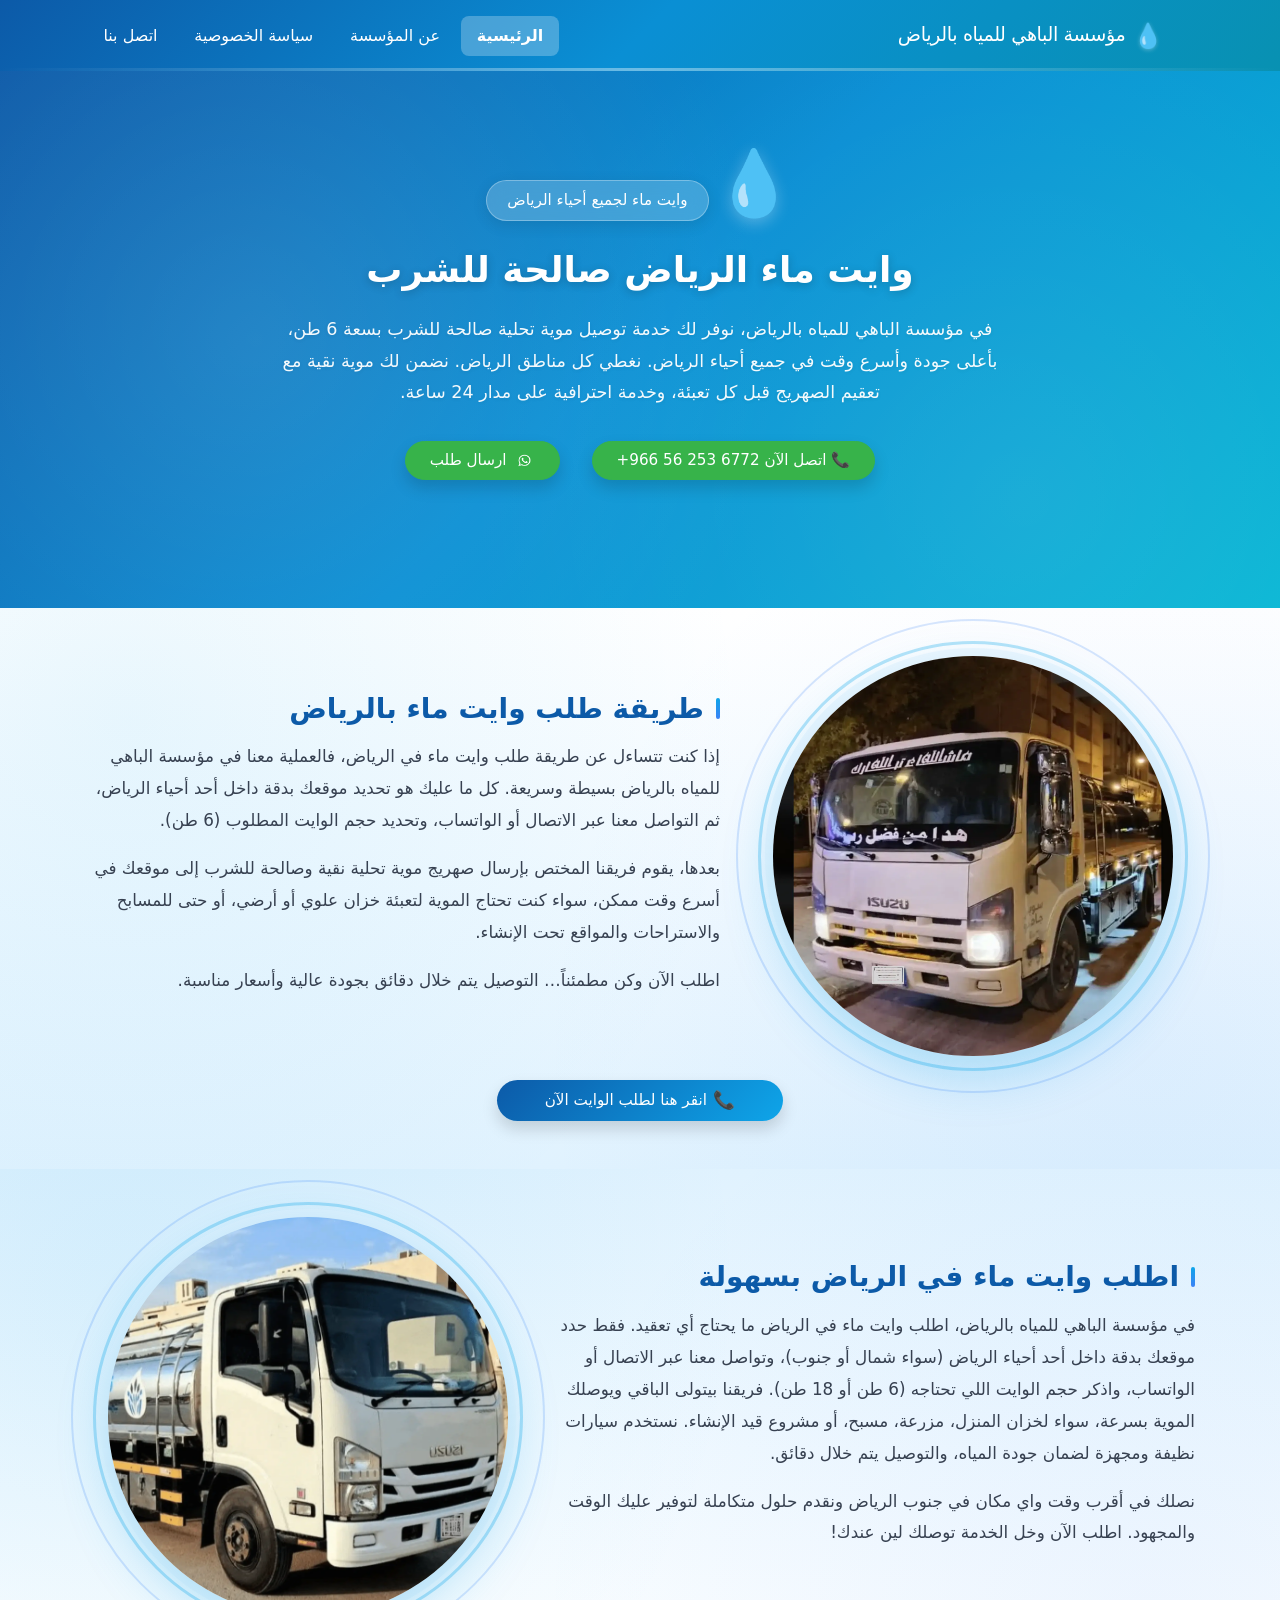
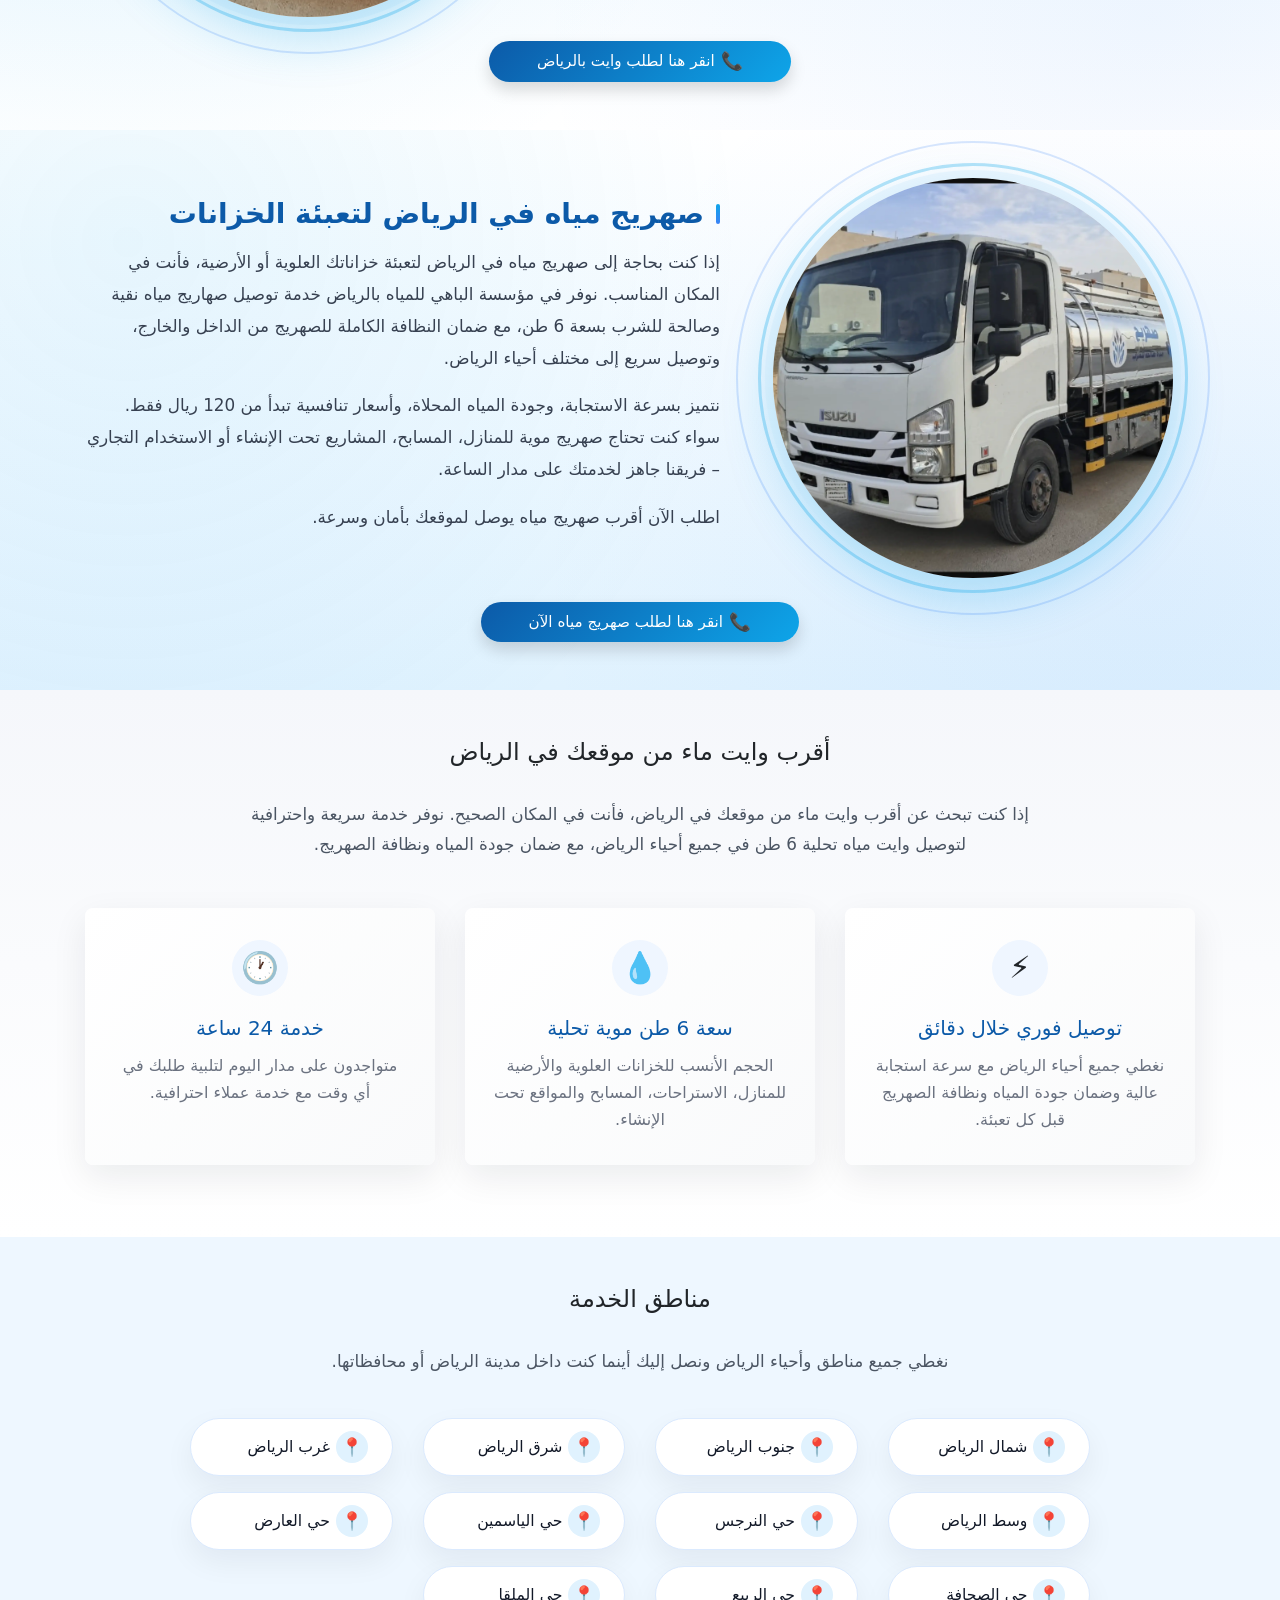
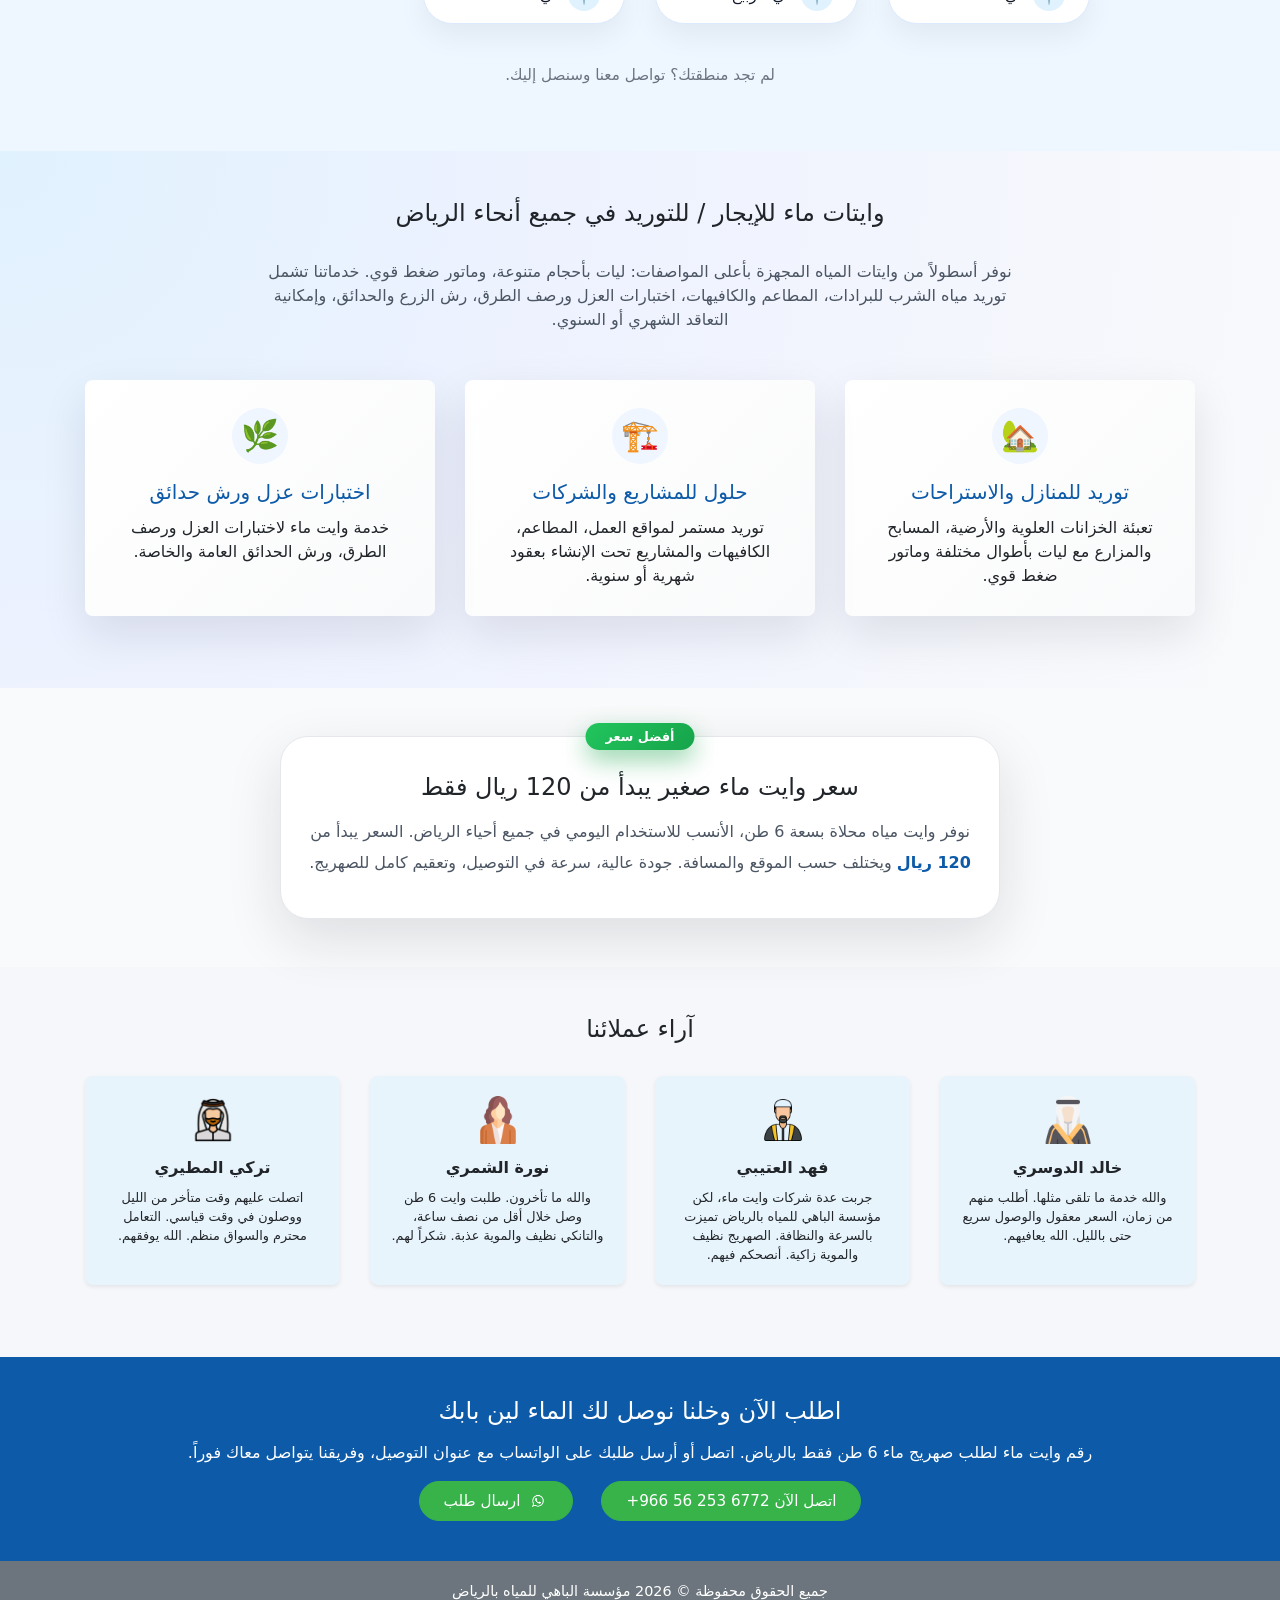
<file: index.html>
<!DOCTYPE html>
<html lang="ar" dir="rtl">
<head>
    <meta charset="UTF-8">
    <meta name="viewport" content="width=device-width, initial-scale=1">
    <title>وايت ماء الرياض صالحة للشرب | توصيل لجميع أحياء الرياض - مؤسسة الباهي للمياه بالرياض</title>
    <meta name="description" content="وايت ماء الرياض: توصيل موية تحلية 6 طن صالحة للشرب من 120 ريال. شمال وجنوب وشرق وغرب الرياض، تعبئة خزانات، خدمة 24 ساعة. اتصل أو واتساب +966 56 253 6772">
    <meta name="keywords" content="وايت ماء الرياض، صهريج مياه الرياض، توصيل مياه تحلية، وايت 6 طن، تعبئة خزانات، شمال الرياض، جنوب الرياض، شرق الرياض، غرب الرياض، وايت ماء شمال الرياض، مؤسسة الباهي للمياه">
    <meta name="robots" content="index, follow">
    <meta name="author" content="مؤسسة الباهي للمياه بالرياض">
    <link rel="canonical" href="https://www.riyadhwater.com/index.html">
    <!-- Open Graph -->
    <meta property="og:type" content="website">
    <meta property="og:url" content="https://www.riyadhwater.com/index.html">
    <meta property="og:title" content="وايت ماء الرياض صالحة للشرب | مؤسسة الباهي للمياه بالرياض">
    <meta property="og:description" content="توصيل وايت مياه تحلية 6 طن لجميع أحياء الرياض. سعر من 120 ريال، خدمة 24 ساعة. اتصل +966 56 253 6772">
    <meta property="og:image" content="https://www.riyadhwater.com/img/car.png">
    <meta property="og:image:width" content="1200">
    <meta property="og:image:height" content="630">
    <meta property="og:locale" content="ar_SA">
    <meta property="og:site_name" content="مؤسسة الباهي للمياه بالرياض">
    <meta name="theme-color" content="#0c5aa8">
    <meta name="geo.region" content="SA-01">
    <!-- Twitter Card -->
    <meta name="twitter:card" content="summary_large_image">
    <meta name="twitter:title" content="وايت ماء الرياض | مؤسسة الباهي للمياه بالرياض">
    <meta name="twitter:description" content="توصيل وايت مياه 6 طن لجميع أحياء الرياض. خدمة 24 ساعة. اتصل +966 56 253 6772">
    <meta name="twitter:image" content="https://www.riyadhwater.com/img/car.png">
    <link rel="stylesheet" href="./css/bootstrap.min.css">
    <link rel="stylesheet" href="./css/main.css">
    <script type="application/ld+json">
    {
        "@context": "https://schema.org",
        "@type": "LocalBusiness",
        "name": "مؤسسة الباهي للمياه بالرياض",
        "description": "توصيل وايت ماء تحلية صالحة للشرب 6 طن في جميع أحياء الرياض. تعبئة خزانات، خدمة 24 ساعة.",
        "url": "https://www.riyadhwater.com",
        "telephone": "+966562536772",
        "priceRange": "120 ريال",
        "address": {
            "@type": "PostalAddress",
            "addressLocality": "الرياض",
            "addressRegion": "منطقة الرياض",
            "addressCountry": "SA"
        },
        "areaServed": {
            "@type": "City",
            "name": "الرياض",
            "containedInPlace": { "@type": "Country", "name": "المملكة العربية السعودية" }
        },
        "openingHours": "Mo-Su 00:00-23:59",
        "image": ["https://www.riyadhwater.com/img/car.png", "https://www.riyadhwater.com/img/car_two.png", "https://www.riyadhwater.com/img/car_three.png"],
        "contactPoint": {
            "@type": "ContactPoint",
            "telephone": "+966562536772",
            "contactType": "customer service",
            "areaServed": "SA",
            "availableLanguage": "Arabic",
            "hoursAvailable": { "@type": "OpeningHoursSpecification", "dayOfWeek": ["Monday", "Tuesday", "Wednesday", "Thursday", "Friday", "Saturday", "Sunday"], "opens": "00:00", "closes": "23:59" }
        }
    }
    </script>
    <script type="application/ld+json">
    {
        "@context": "https://schema.org",
        "@type": "WebSite",
        "name": "مؤسسة الباهي للمياه بالرياض",
        "url": "https://www.riyadhwater.com",
        "inLanguage": "ar",
        "publisher": { "@type": "Organization", "name": "مؤسسة الباهي للمياه بالرياض", "url": "https://www.riyadhwater.com" }
    }
    </script>
</head>
<body>
    <a href="#main-content" class="skip-link">انتقل إلى المحتوى الرئيسي</a>
    <nav class="navbar navbar-expand-lg navbar-dark navbar-waiet navbar-waiet-modern">
        <div class="navbar-water-line"></div>
        <div class="container">
            <a class="navbar-brand navbar-brand-modern" href="./index.html">
                <span class="navbar-brand-icon">💧</span>
                مؤسسة الباهي للمياه بالرياض
            </a>
            <button class="navbar-toggler navbar-toggler-modern" type="button" data-toggle="collapse" data-target="#navbarNav" aria-controls="navbarNav" aria-expanded="false" aria-label="القائمة">
                <span class="navbar-toggler-icon"></span>
            </button>
            <div class="collapse navbar-collapse" id="navbarNav">
                <ul class="navbar-nav mr-auto navbar-nav-modern">
                    <li class="nav-item active">
                        <a class="nav-link" href="./index.html" aria-current="page">الرئيسية</a>
                    </li>
                    <li class="nav-item">
                        <a class="nav-link" href="./about.html">عن المؤسسة</a>
                    </li>
                    <li class="nav-item">
                        <a class="nav-link" href="./privacy.html">سياسة الخصوصية</a>
                    </li>
                    <li class="nav-item">
                        <a class="nav-link" href="./contact.html">اتصل بنا</a>
                    </li>
                </ul>
            </div>
        </div>
    </nav>

    <main id="main-content">
        <section class="hero" aria-label="القسم الرئيسي">
            <div class="hero-water-overlay"></div>
            <div class="hero-water-waves">
                <svg class="hero-wave" xmlns="http://www.w3.org/2000/svg" viewBox="0 0 1440 120" preserveAspectRatio="none">
                    <path fill="#ffffff" d="M0,60 C240,20 480,100 720,60 C960,20 1200,100 1440,60 L1440,120 L0,120 Z"></path>
                </svg>
                <svg class="hero-wave hero-wave-2" xmlns="http://www.w3.org/2000/svg" viewBox="0 0 1440 120" preserveAspectRatio="none">
                    <path fill="rgba(255,255,255,0.3)" d="M0,80 C240,40 480,120 720,80 C960,40 1200,120 1440,80 L1440,120 L0,120 Z"></path>
                </svg>
            </div>
            <div class="container text-center hero-content">
                <div class="hero-water-icon">💧</div>
                <p class="hero-badge">وايت ماء لجميع أحياء الرياض</p>
                <h1 class="hero-title">وايت ماء الرياض صالحة للشرب</h1>
                <p class="hero-subtitle">في مؤسسة الباهي للمياه بالرياض، نوفر لك خدمة توصيل موية تحلية صالحة للشرب بسعة 6 طن، بأعلى جودة وأسرع وقت في جميع أحياء الرياض. نغطي كل مناطق الرياض. نضمن لك موية نقية مع تعقيم الصهريج قبل كل تعبئة، وخدمة احترافية على مدار 24 ساعة.</p>
                <div class="hero-buttons">
                    <a class="btn btn-dark-blue btn-lg px-4 rounded-pill shadow btn-throb" href="tel:+966562536772">
                        📞 اتصل الآن
                        <span dir="ltr">+966 56 253 6772</span>
                    </a>
                    <a class="btn btn-whatsapp btn-lg px-4 rounded-pill shadow btn-throb mr-3" href="https://api.whatsapp.com/send/?phone=966562536772&text=السلام%20عليكم%20أريد%20طلب%20وايت%20ماء%206%20طن" target="_blank" rel="noopener"><img class="wa-icon" src="./img/whatsApp.png" alt="واتساب" loading="lazy"> ارسال طلب</a>
                </div>
            </div>
        </section>

        <!-- Article + image section -->
        <section class="section article-section article-section-water">
            <div class="article-water-bg"></div>
            <div class="container">
                <div class="row align-items-center">
                    <div class="col-lg-5 mb-4 mb-lg-0 text-center">
                        <div class="article-image-wrapper mx-auto">
                            <div class="article-water-ring"></div>
                            <picture>
                                <source srcset="./img/car.webp" type="image/webp">
                                <img src="./img/car.png" alt="وايت ماء 6 طن - توصيل مياه تحلية صالحة للشرب لجميع أحياء الرياض" class="img-fluid article-image-main" loading="lazy">
                            </picture>
                        </div>
                    </div>
                    <div class="col-lg-7">
                        <h2 class="article-title">طريقة طلب وايت ماء بالرياض</h2>
                        <p class="article-text">
                            إذا كنت تتساءل عن طريقة طلب وايت ماء في الرياض، فالعملية معنا في مؤسسة الباهي للمياه بالرياض بسيطة وسريعة. كل ما عليك هو تحديد موقعك بدقة داخل أحد أحياء الرياض، ثم التواصل معنا عبر الاتصال أو الواتساب، وتحديد حجم الوايت المطلوب (6 طن).
                        </p>
                        <p class="article-text">
                            بعدها، يقوم فريقنا المختص بإرسال صهريج موية تحلية نقية وصالحة للشرب إلى موقعك في أسرع وقت ممكن، سواء كنت تحتاج الموية لتعبئة خزان علوي أو أرضي، أو حتى للمسابح والاستراحات والمواقع تحت الإنشاء.
                        </p>
                        <p class="article-text mb-4">
                            اطلب الآن وكن مطمئناً… التوصيل يتم خلال دقائق بجودة عالية وأسعار مناسبة.
                        </p>
                    </div>
                </div>
                <div class="text-center mt-4">
                    <a class="btn btn-article-call btn-lg px-5 rounded-pill shadow btn-throb" href="tel:+966562536772">
                        <span class="btn-article-icon" aria-hidden="true">📞</span>
                        انقر هنا لطلب الوايت الآن
                    </a>
                </div>
            </div>
        </section>

        <!-- Second article + image section -->
        <section class="section article-section article-section-water-alt">
            <div class="article-water-bg"></div>
            <div class="container">
                <div class="row align-items-center flex-lg-row-reverse">
                    <div class="col-lg-5 mb-4 mb-lg-0 text-center">
                        <div class="article-image-wrapper mx-auto">
                            <div class="article-water-ring"></div>
                            <picture>
                                <source srcset="./img/car_two.webp" type="image/webp">
                                <img src="./img/car_two.png" alt="وايت ماء جنوب الرياض - صهريج مياه 6 طن توصيل سريع" class="img-fluid article-image-main" loading="lazy">
                            </picture>
                        </div>
                    </div>
                    <div class="col-lg-7">
                        <h2 class="article-title">اطلب وايت ماء في الرياض بسهولة</h2>
                        <p class="article-text">
                            في مؤسسة الباهي للمياه بالرياض، اطلب وايت ماء في الرياض ما يحتاج أي تعقيد. فقط حدد موقعك بدقة داخل أحد أحياء الرياض (سواء شمال أو جنوب)، وتواصل معنا عبر الاتصال أو الواتساب، واذكر حجم الوايت اللي تحتاجه (6 طن أو 18 طن). فريقنا بيتولى الباقي ويوصلك الموية بسرعة، سواء لخزان المنزل، مزرعة، مسبح، أو مشروع قيد الإنشاء. نستخدم سيارات نظيفة ومجهزة لضمان جودة المياه، والتوصيل يتم خلال دقائق.
                        </p>
                        <p class="article-text mb-4">
                            نصلك في أقرب وقت واي مكان في جنوب الرياض ونقدم حلول متكاملة لتوفير عليك الوقت والمجهود. اطلب الآن وخل الخدمة توصلك لين عندك!
                        </p>
                    </div>
                </div>
                <div class="text-center mt-4">
                    <a class="btn btn-article-call btn-lg px-5 rounded-pill shadow btn-throb" href="tel:+966562536772">
                        <span class="btn-article-icon" aria-hidden="true">📞</span>
                        انقر هنا لطلب وايت بالرياض
                    </a>
                </div>
            </div>
        </section>

        <!-- Third article + image section -->
        <section class="section article-section article-section-water">
            <div class="article-water-bg"></div>
            <div class="container">
                <div class="row align-items-center">
                    <div class="col-lg-5 mb-4 mb-lg-0 text-center">
                        <div class="article-image-wrapper mx-auto">
                            <div class="article-water-ring"></div>
                            <picture>
                                <source srcset="./img/car_three.webp" type="image/webp">
                                <img src="./img/car_three.png" alt="وايت ماء 6 طن - توصيل صهريج مياه لجميع أحياء الرياض - مؤسسة الباهي للمياه بالرياض" class="img-fluid article-image-main" loading="lazy">
                            </picture>
                        </div>
                    </div>
                    <div class="col-lg-7">
                        <h2 class="article-title">صهريج مياه في الرياض لتعبئة الخزانات</h2>
                        <p class="article-text">
                            إذا كنت بحاجة إلى صهريج مياه في الرياض لتعبئة خزاناتك العلوية أو الأرضية، فأنت في المكان المناسب. نوفر في مؤسسة الباهي للمياه بالرياض خدمة توصيل صهاريج مياه نقية وصالحة للشرب بسعة 6 طن، مع ضمان النظافة الكاملة للصهريج من الداخل والخارج، وتوصيل سريع إلى مختلف أحياء الرياض.
                        </p>
                        <p class="article-text">
                            نتميز بسرعة الاستجابة، وجودة المياه المحلاة، وأسعار تنافسية تبدأ من 120 ريال فقط. سواء كنت تحتاج صهريج موية للمنازل، المسابح، المشاريع تحت الإنشاء أو الاستخدام التجاري – فريقنا جاهز لخدمتك على مدار الساعة.
                        </p>
                        <p class="article-text mb-4">
                            اطلب الآن أقرب صهريج مياه يوصل لموقعك بأمان وسرعة.
                        </p>
                    </div>
                </div>
                <div class="text-center mt-4">
                    <a class="btn btn-article-call btn-lg px-5 rounded-pill shadow btn-throb" href="tel:+966562536772">
                        <span class="btn-article-icon" aria-hidden="true">📞</span>
                        انقر هنا لطلب صهريج مياه الآن
                    </a>
                </div>
            </div>
        </section>

        <section class="section section-alt nearest-waiet-section">
            <div class="container">
                <h2 class="section-title">أقرب وايت ماء من موقعك في الرياض</h2>
                <p class="text-center mb-5 nearest-waiet-intro">إذا كنت تبحث عن أقرب وايت ماء من موقعك في الرياض، فأنت في المكان الصحيح. نوفر خدمة سريعة واحترافية لتوصيل وايت مياه تحلية 6 طن في جميع أحياء الرياض، مع ضمان جودة المياه ونظافة الصهريج.</p>
                <div class="row">
                    <div class="col-md-4 mb-4">
                        <div class="card h-100 nearest-waiet-card">
                            <div class="nearest-waiet-icon">⚡</div>
                            <h3 class="card-title h5">توصيل فوري خلال دقائق</h3>
                            <p class="card-text">نغطي جميع أحياء الرياض مع سرعة استجابة عالية وضمان جودة المياه ونظافة الصهريج قبل كل تعبئة.</p>
                        </div>
                    </div>
                    <div class="col-md-4 mb-4">
                        <div class="card h-100 nearest-waiet-card">
                            <div class="nearest-waiet-icon">💧</div>
                            <h3 class="card-title h5">سعة 6 طن موية تحلية</h3>
                            <p class="card-text">الحجم الأنسب للخزانات العلوية والأرضية للمنازل، الاستراحات، المسابح والمواقع تحت الإنشاء.</p>
                        </div>
                    </div>
                    <div class="col-md-4 mb-4">
                        <div class="card h-100 nearest-waiet-card">
                            <div class="nearest-waiet-icon">🕐</div>
                            <h3 class="card-title h5">خدمة 24 ساعة</h3>
                            <p class="card-text">متواجدون على مدار اليوم لتلبية طلبك في أي وقت مع خدمة عملاء احترافية.</p>
                        </div>
                    </div>
                </div>
            </div>
        </section>

        <section class="section service-areas-section">
            <div class="container">
                <h2 class="section-title">مناطق الخدمة</h2>
                <p class="service-areas-intro">
                    نغطي جميع مناطق وأحياء الرياض ونصل إليك أينما كنت داخل مدينة الرياض أو محافظاتها.
                </p>

                <div class="service-areas-grid">
                    <div class="row">
                        <div class="col-md-6 col-lg-3">
                            <div class="service-area-card">
                                <span class="service-area-icon">📍</span>
                                <span class="service-area-name">شمال الرياض</span>
                            </div>
                        </div>
                        <div class="col-md-6 col-lg-3">
                            <div class="service-area-card">
                                <span class="service-area-icon">📍</span>
                                <span class="service-area-name">جنوب الرياض</span>
                            </div>
                        </div>
                        <div class="col-md-6 col-lg-3">
                            <div class="service-area-card">
                                <span class="service-area-icon">📍</span>
                                <span class="service-area-name">شرق الرياض</span>
                            </div>
                        </div>
                        <div class="col-md-6 col-lg-3">
                            <div class="service-area-card">
                                <span class="service-area-icon">📍</span>
                                <span class="service-area-name">غرب الرياض</span>
                            </div>
                        </div>

                        <div class="col-md-6 col-lg-3">
                            <div class="service-area-card">
                                <span class="service-area-icon">📍</span>
                                <span class="service-area-name">وسط الرياض</span>
                            </div>
                        </div>
                        <div class="col-md-6 col-lg-3">
                            <div class="service-area-card">
                                <span class="service-area-icon">📍</span>
                                <span class="service-area-name">حي النرجس</span>
                            </div>
                        </div>
                        <div class="col-md-6 col-lg-3">
                            <div class="service-area-card">
                                <span class="service-area-icon">📍</span>
                                <span class="service-area-name">حي الياسمين</span>
                            </div>
                        </div>
                        <div class="col-md-6 col-lg-3">
                            <div class="service-area-card">
                                <span class="service-area-icon">📍</span>
                                <span class="service-area-name">حي العارض</span>
                            </div>
                        </div>

                        <div class="col-md-6 col-lg-3">
                            <div class="service-area-card">
                                <span class="service-area-icon">📍</span>
                                <span class="service-area-name">حي الصحافة</span>
                            </div>
                        </div>
                        <div class="col-md-6 col-lg-3">
                            <div class="service-area-card">
                                <span class="service-area-icon">📍</span>
                                <span class="service-area-name">حي الربيع</span>
                            </div>
                        </div>
                        <div class="col-md-6 col-lg-3">
                            <div class="service-area-card">
                                <span class="service-area-icon">📍</span>
                                <span class="service-area-name">حي الملقا</span>
                            </div>
                        </div>
                    </div>
                </div>

                <p class="service-areas-note text-center mt-4">
                    لم تجد منطقتك؟ تواصل معنا وسنصل إليك.
                </p>
            </div>
        </section>

        <section class="section section-alt features-section">
            <div class="container">
                <h2 class="section-title">وايتات ماء للإيجار / للتوريد في جميع أنحاء الرياض</h2>
                <p class="text-center mb-5 features-intro">
                    نوفر أسطولاً من وايتات المياه المجهزة بأعلى المواصفات: ليات بأحجام متنوعة، وماتور ضغط قوي. خدماتنا تشمل توريد مياه الشرب للبرادات، المطاعم والكافيهات، اختبارات العزل ورصف الطرق، رش الزرع والحدائق، وإمكانية التعاقد الشهري أو السنوي.
                </p>
                <div class="row">
                    <div class="col-md-4 mb-4">
                        <div class="card h-100 feature-card">
                            <div class="feature-icon">🏡</div>
                            <h3 class="card-title h5">توريد للمنازل والاستراحات</h3>
                            <p class="card-text">تعبئة الخزانات العلوية والأرضية، المسابح والمزارع مع ليات بأطوال مختلفة وماتور ضغط قوي.</p>
                        </div>
                    </div>
                    <div class="col-md-4 mb-4">
                        <div class="card h-100 feature-card">
                            <div class="feature-icon">🏗️</div>
                            <h3 class="card-title h5">حلول للمشاريع والشركات</h3>
                            <p class="card-text">توريد مستمر لمواقع العمل، المطاعم، الكافيهات والمشاريع تحت الإنشاء بعقود شهرية أو سنوية.</p>
                        </div>
                    </div>
                    <div class="col-md-4 mb-4">
                        <div class="card h-100 feature-card">
                            <div class="feature-icon">🌿</div>
                            <h3 class="card-title h5">اختبارات عزل ورش حدائق</h3>
                            <p class="card-text">خدمة وايت ماء لاختبارات العزل ورصف الطرق، ورش الحدائق العامة والخاصة.</p>
                        </div>
                    </div>
                </div>
            </div>
        </section>

        <section class="section pricing-section">
            <div class="container">
                <div class="pricing-card">
                    <div class="pricing-badge">أفضل سعر</div>
                    <h2 class="section-title mb-3">سعر وايت ماء صغير يبدأ من 120 ريال فقط</h2>
                    <p class="pricing-text">
                        نوفر وايت مياه محلاة بسعة 6 طن، الأنسب للاستخدام اليومي في جميع أحياء الرياض. السعر يبدأ من
                        <span class="pricing-amount">120 ريال</span>
                        ويختلف حسب الموقع والمسافة. جودة عالية، سرعة في التوصيل، وتعقيم كامل للصهريج.
                    </p>
                </div>
            </div>
        </section>

        <section class="section section-alt">
            <div class="container">
                <h2 class="section-title">آراء عملائنا</h2>
                <div class="row">
                    <div class="col-md-6 col-lg-3 mb-4">
                        <div class="card testimonial-card h-100 shadow-sm">
                            <div class="card-body text-center">
                                <img class="card-num-img" src="./img/one.png" alt="شهادة عميل وايت ماء الرياض ١" width="48" height="48" loading="lazy">
                                <p class="font-weight-bold mb-2">خالد الدوسري</p>
                                <p class="card-text small">والله خدمة ما تلقى مثلها. أطلب منهم من زمان، السعر معقول والوصول سريع حتى بالليل. الله يعافيهم.</p>
                            </div>
                        </div>
                    </div>
                    <div class="col-md-6 col-lg-3 mb-4">
                        <div class="card testimonial-card h-100 shadow-sm">
                            <div class="card-body text-center">
                                <img class="card-num-img" src="./img/two.png" alt="شهادة عميل وايت ماء الرياض ٢" width="48" height="48" loading="lazy">
                                <p class="font-weight-bold mb-2">فهد العتيبي</p>
                                <p class="card-text small">جربت عدة شركات وايت ماء، لكن مؤسسة الباهي للمياه بالرياض تميزت بالسرعة والنظافة. الصهريج نظيف والموية زاكية. أنصحكم فيهم.</p>
                            </div>
                        </div>
                    </div>
                    <div class="col-md-6 col-lg-3 mb-4">
                        <div class="card testimonial-card h-100 shadow-sm">
                            <div class="card-body text-center">
                                <img class="card-num-img" src="./img/three.png" alt="شهادة عميل وايت ماء الرياض ٣" width="48" height="48" loading="lazy">
                                <p class="font-weight-bold mb-2">نورة الشمري</p>
                                <p class="card-text small">والله ما تأخرون. طلبت وايت 6 طن وصل خلال أقل من نصف ساعة، والتانكي نظيف والموية عذبة. شكراً لهم.</p>
                            </div>
                        </div>
                    </div>
                    <div class="col-md-6 col-lg-3 mb-4">
                        <div class="card testimonial-card h-100 shadow-sm">
                            <div class="card-body text-center">
                                <img class="card-num-img" src="./img/four.png" alt="شهادة عميل وايت ماء الرياض ٤" width="48" height="48" loading="lazy">
                                <p class="font-weight-bold mb-2">تركي المطيري</p>
                                <p class="card-text small">اتصلت عليهم وقت متأخر من الليل ووصلون في وقت قياسي. التعامل محترم والسواق منظم. الله يوفقهم.</p>
                            </div>
                        </div>
                    </div>
                </div>
            </div>
        </section>

        <section class="cta-bar">
            <div class="container text-center text-white">
                <h2 class="h4 mb-3">اطلب الآن وخلنا نوصل لك الماء لين بابك</h2>
                <p class="mb-3">رقم وايت ماء لطلب صهريج ماء 6 طن فقط بالرياض. اتصل أو أرسل طلبك على الواتساب مع عنوان التوصيل، وفريقنا يتواصل معاك فوراً.</p>
                <div class="cta-buttons">
                    <a class="btn btn-dark-blue btn-lg rounded-pill px-4 btn-throb" href="tel:+966562536772">
                        اتصل الآن
                        <span dir="ltr">+966 56 253 6772</span>
                    </a>
                    <a class="btn btn-whatsapp btn-lg rounded-pill px-4 mr-3 btn-throb" href="https://api.whatsapp.com/send/?phone=966562536772&text=السلام%20عليكم%20أريد%20طلب%20وايت%20ماء" target="_blank" rel="noopener"><img class="wa-icon" src="./img/whatsApp.png" alt="واتساب" loading="lazy"> ارسال طلب</a>
                </div>
            </div>
        </section>
    </main>

    <footer class="site-footer">
        <div class="container text-center">
            <p class="mb-0">جميع الحقوق محفوظة © <span id="year"></span> مؤسسة الباهي للمياه بالرياض</p>
        </div>
    </footer>

    <script src="./js/jquery.js"></script>
    <script src="./js/bootstrap.js"></script>
    <script>
        document.getElementById('year').textContent = new Date().getFullYear();
    </script>
</body>
</html>
</file>
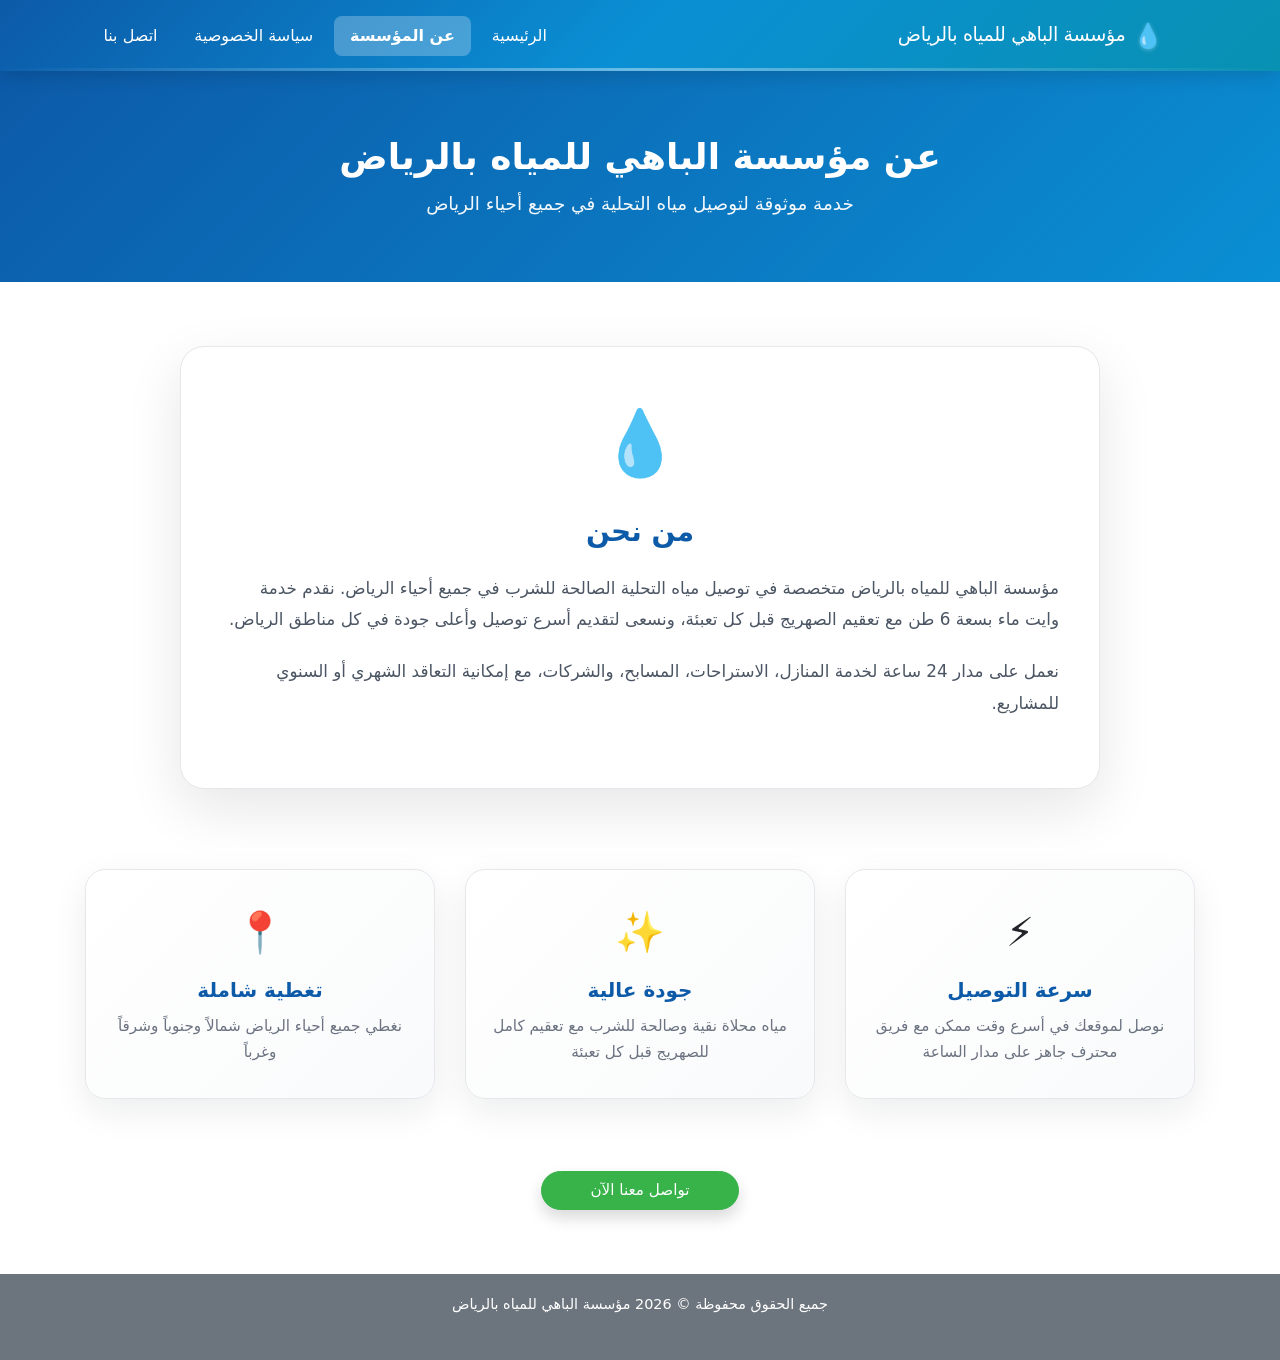
<file: about.html>
<!DOCTYPE html>
<html lang="ar" dir="rtl">
<head>
    <meta charset="UTF-8">
    <meta name="viewport" content="width=device-width, initial-scale=1">
    <title>عن المؤسسة | وايت ماء الرياض - مؤسسة الباهي للمياه بالرياض</title>
    <meta name="description" content="تعرف على مؤسسة الباهي للمياه بالرياض: متخصصون في توصيل مياه التحلية الصالحة للشرب 6 طن لجميع أحياء الرياض. خدمة 24 ساعة، تعقيم الصهاريج، أسرع توصيل.">
    <meta name="keywords" content="عن وايت ماء الرياض، توصيل مياه تحلية، خدمة 24 ساعة، أحياء الرياض، مؤسسة الباهي للمياه">
    <meta name="robots" content="index, follow">
    <meta name="author" content="مؤسسة الباهي للمياه بالرياض">
    <link rel="canonical" href="https://www.riyadhwater.com/about.html">
    <meta property="og:type" content="website">
    <meta property="og:url" content="https://www.riyadhwater.com/about.html">
    <meta property="og:title" content="عن المؤسسة | مؤسسة الباهي للمياه بالرياض">
    <meta property="og:description" content="مؤسسة الباهي للمياه بالرياض: توصيل مياه تحلية 6 طن لجميع أحياء الرياض، خدمة 24 ساعة.">
    <meta property="og:image" content="https://www.riyadhwater.com/img/car.png">
    <meta property="og:image:width" content="1200">
    <meta property="og:image:height" content="630">
    <meta property="og:locale" content="ar_SA">
    <meta name="theme-color" content="#0c5aa8">
    <meta name="geo.region" content="SA-01">
    <meta property="og:site_name" content="مؤسسة الباهي للمياه بالرياض">
    <meta name="twitter:card" content="summary_large_image">
    <meta name="twitter:title" content="عن المؤسسة | مؤسسة الباهي للمياه بالرياض">
    <meta name="twitter:description" content="توصيل مياه تحلية 6 طن لجميع أحياء الرياض، خدمة 24 ساعة.">
    <meta name="twitter:image" content="https://www.riyadhwater.com/img/car.png">
    <link rel="stylesheet" href="./css/bootstrap.min.css">
    <link rel="stylesheet" href="./css/main.css">
    <script type="application/ld+json">
    {
        "@context": "https://schema.org",
        "@type": "AboutPage",
        "name": "عن المؤسسة - مؤسسة الباهي للمياه بالرياض",
        "description": "صفحة تعريفية بمؤسسة الباهي للمياه بالرياض، توصيل وايت ماء 6 طن لجميع أحياء الرياض.",
        "url": "https://www.riyadhwater.com/about.html",
        "mainEntity": {
            "@type": "Organization",
            "name": "مؤسسة الباهي للمياه بالرياض",
            "url": "https://www.riyadhwater.com",
            "telephone": "+966562536772"
        }
    }
    </script>
    <script type="application/ld+json">
    {
        "@context": "https://schema.org",
        "@type": "BreadcrumbList",
        "itemListElement": [
            { "@type": "ListItem", "position": 1, "name": "الرئيسية", "item": "https://www.riyadhwater.com/index.html" },
            { "@type": "ListItem", "position": 2, "name": "عن المؤسسة", "item": "https://www.riyadhwater.com/about.html" }
        ]
    }
    </script>
</head>
<body>
    <a href="#main-content" class="skip-link">انتقل إلى المحتوى الرئيسي</a>
    <nav class="navbar navbar-expand-lg navbar-dark navbar-waiet navbar-waiet-modern">
        <div class="navbar-water-line"></div>
        <div class="container">
            <a class="navbar-brand navbar-brand-modern" href="./index.html">
                <span class="navbar-brand-icon">💧</span>
                مؤسسة الباهي للمياه بالرياض
            </a>
            <button class="navbar-toggler navbar-toggler-modern" type="button" data-toggle="collapse" data-target="#navbarNav" aria-controls="navbarNav" aria-expanded="false" aria-label="القائمة">
                <span class="navbar-toggler-icon"></span>
            </button>
            <div class="collapse navbar-collapse" id="navbarNav">
                <ul class="navbar-nav mr-auto navbar-nav-modern">
                    <li class="nav-item">
                        <a class="nav-link" href="./index.html">الرئيسية</a>
                    </li>
                    <li class="nav-item active">
                        <a class="nav-link" href="./about.html" aria-current="page">عن المؤسسة</a>
                    </li>
                    <li class="nav-item">
                        <a class="nav-link" href="./privacy.html">سياسة الخصوصية</a>
                    </li>
                    <li class="nav-item">
                        <a class="nav-link" href="./contact.html">اتصل بنا</a>
                    </li>
                </ul>
            </div>
        </div>
    </nav>

    <main id="main-content">
        <!-- Hero Section -->
        <section class="hero-about" aria-label="عن المؤسسة">
            <div class="container text-center text-white">
                <h1 class="hero-about-title">عن مؤسسة الباهي للمياه بالرياض</h1>
                <p class="hero-about-subtitle">خدمة موثوقة لتوصيل مياه التحلية في جميع أحياء الرياض</p>
            </div>
        </section>

        <!-- Main Content -->
        <section class="section page-content-modern">
            <div class="container">
                <div class="row justify-content-center">
                    <div class="col-lg-10">
                        <div class="about-content-card">
                            <div class="about-icon-wrapper">
                                <span class="about-icon">💧</span>
                            </div>
                            <h2 class="about-section-title">من نحن</h2>
                            <p class="about-text">
                                مؤسسة الباهي للمياه بالرياض متخصصة في توصيل مياه التحلية الصالحة للشرب في جميع أحياء الرياض. نقدم خدمة وايت ماء بسعة 6 طن مع تعقيم الصهريج قبل كل تعبئة، ونسعى لتقديم أسرع توصيل وأعلى جودة في كل مناطق الرياض.
                            </p>
                            <p class="about-text">
                                نعمل على مدار 24 ساعة لخدمة المنازل، الاستراحات، المسابح، والشركات، مع إمكانية التعاقد الشهري أو السنوي للمشاريع.
                            </p>
                        </div>
                    </div>
                </div>

                <!-- Features Grid -->
                <div class="row mt-5">
                    <div class="col-md-4 mb-4">
                        <div class="about-feature-card">
                            <div class="about-feature-icon">⚡</div>
                            <h3 class="about-feature-title">سرعة التوصيل</h3>
                            <p class="about-feature-text">نوصل لموقعك في أسرع وقت ممكن مع فريق محترف جاهز على مدار الساعة</p>
                        </div>
                    </div>
                    <div class="col-md-4 mb-4">
                        <div class="about-feature-card">
                            <div class="about-feature-icon">✨</div>
                            <h3 class="about-feature-title">جودة عالية</h3>
                            <p class="about-feature-text">مياه محلاة نقية وصالحة للشرب مع تعقيم كامل للصهريج قبل كل تعبئة</p>
                        </div>
                    </div>
                    <div class="col-md-4 mb-4">
                        <div class="about-feature-card">
                            <div class="about-feature-icon">📍</div>
                            <h3 class="about-feature-title">تغطية شاملة</h3>
                            <p class="about-feature-text">نغطي جميع أحياء الرياض شمالاً وجنوباً وشرقاً وغرباً</p>
                        </div>
                    </div>
                </div>

                <!-- CTA Section -->
                <div class="text-center mt-5">
                    <a class="btn btn-dark-blue btn-lg px-5 rounded-pill shadow btn-throb" href="./contact.html">
                        تواصل معنا الآن
                    </a>
                </div>
            </div>
        </section>
    </main>

    <footer class="site-footer">
        <div class="container text-center">
            <p class="mb-0">جميع الحقوق محفوظة © <span id="year"></span> مؤسسة الباهي للمياه بالرياض</p>
        </div>
    </footer>

    <script src="./js/jquery.js"></script>
    <script src="./js/bootstrap.js"></script>
    <script>document.getElementById('year').textContent = new Date().getFullYear();</script>
</body>
</html>
</file>
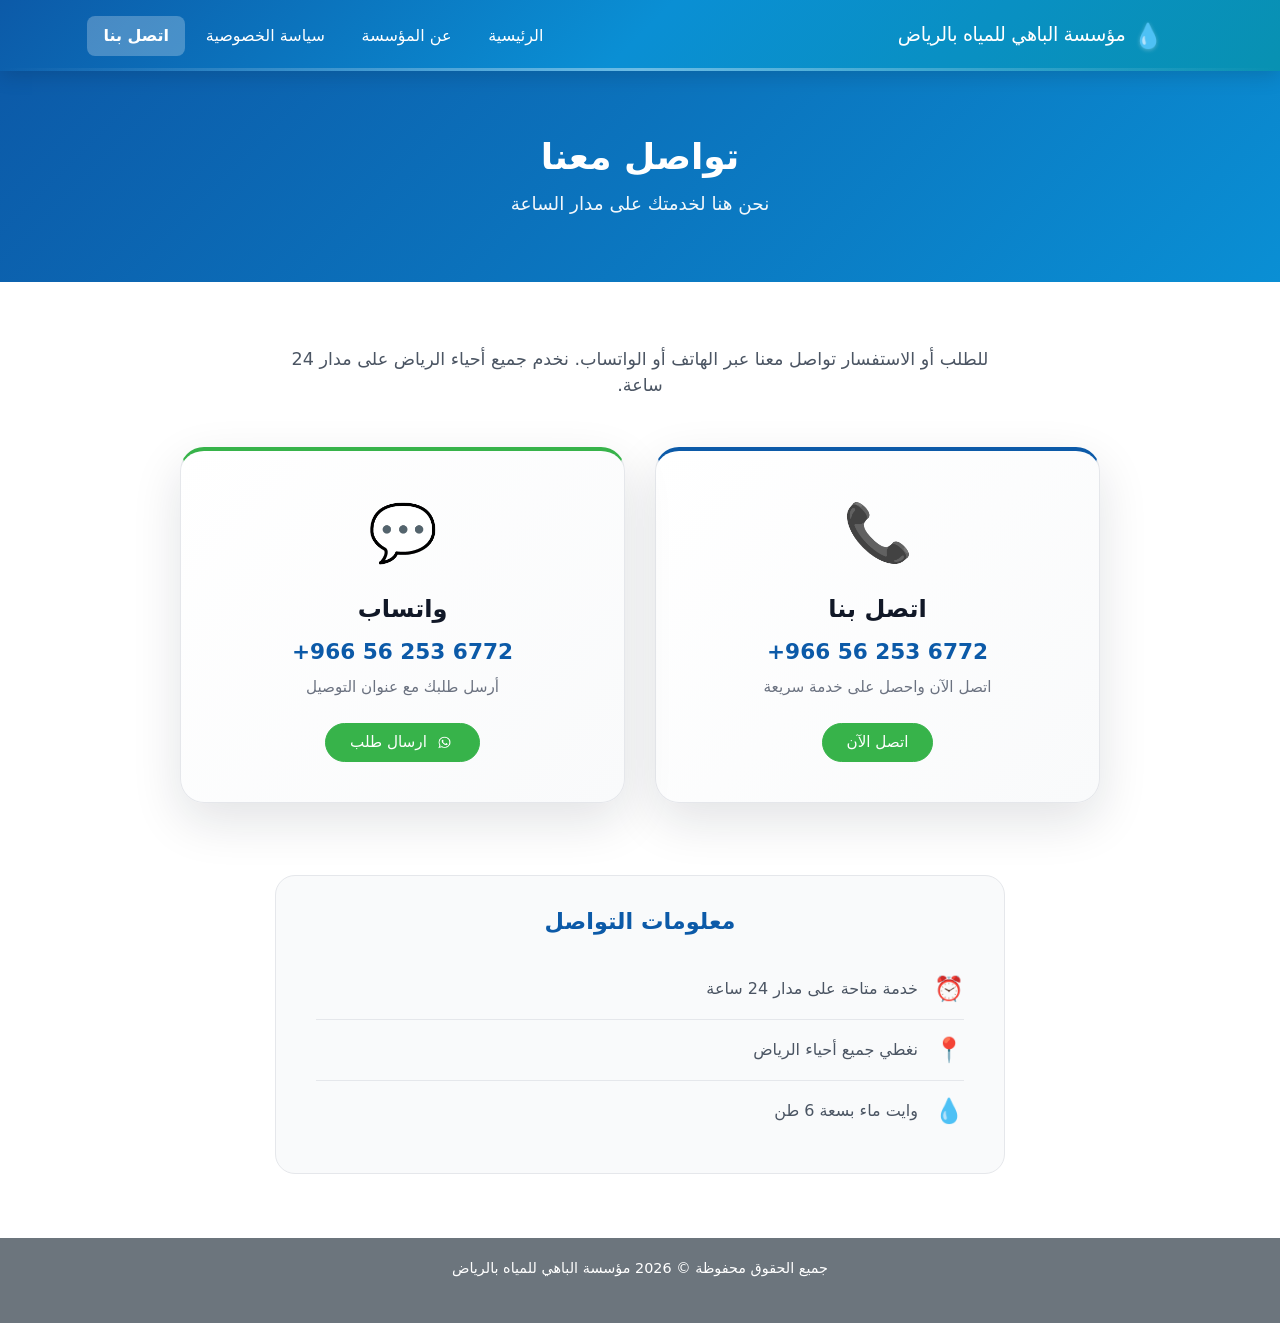
<file: contact.html>
<!DOCTYPE html>
<html lang="ar" dir="rtl">
<head>
    <meta charset="UTF-8">
    <meta name="viewport" content="width=device-width, initial-scale=1">
    <title>اتصل بنا | رقم وايت ماء الرياض | مؤسسة الباهي للمياه بالرياض</title>
    <meta name="description" content="اتصل أو واتساب لطلب وايت ماء الرياض. رقم واحد +966 56 253 6772، خدمة 24 ساعة لجميع أحياء الرياض. اطلب صهريج 6 طن الآن.">
    <meta name="keywords" content="رقم وايت ماء الرياض، اتصل بنا، واتساب وايت ماء، طلب وايت، توصيل مياه الرياض، مؤسسة الباهي للمياه">
    <meta name="robots" content="index, follow">
    <meta name="author" content="مؤسسة الباهي للمياه بالرياض">
    <link rel="canonical" href="https://www.riyadhwater.com/contact.html">
    <meta property="og:type" content="website">
    <meta property="og:url" content="https://www.riyadhwater.com/contact.html">
    <meta property="og:title" content="اتصل بنا | رقم وايت ماء الرياض - مؤسسة الباهي للمياه بالرياض">
    <meta property="og:description" content="اتصل أو واتساب +966 56 253 6772 لطلب وايت ماء 6 طن. خدمة 24 ساعة لجميع أحياء الرياض.">
    <meta property="og:image" content="https://www.riyadhwater.com/img/car.png">
    <meta property="og:image:width" content="1200">
    <meta property="og:image:height" content="630">
    <meta property="og:locale" content="ar_SA">
    <meta property="og:site_name" content="مؤسسة الباهي للمياه بالرياض">
    <meta name="theme-color" content="#0c5aa8">
    <meta name="geo.region" content="SA-01">
    <meta name="twitter:card" content="summary_large_image">
    <meta name="twitter:title" content="اتصل بنا | رقم وايت ماء الرياض">
    <meta name="twitter:description" content="اتصل أو واتساب +966 56 253 6772. خدمة 24 ساعة لجميع أحياء الرياض.">
    <meta name="twitter:image" content="https://www.riyadhwater.com/img/car.png">
    <link rel="stylesheet" href="./css/bootstrap.min.css">
    <link rel="stylesheet" href="./css/main.css">
    <script type="application/ld+json">
    {
        "@context": "https://schema.org",
        "@type": "ContactPage",
        "name": "اتصل بنا - مؤسسة الباهي للمياه بالرياض",
        "description": "صفحة التواصل: هاتف وواتساب لطلب وايت ماء الرياض.",
        "url": "https://www.riyadhwater.com/contact.html",
        "mainEntity": {
            "@type": "LocalBusiness",
            "name": "مؤسسة الباهي للمياه بالرياض",
            "telephone": "+966562536772",
            "url": "https://www.riyadhwater.com",
            "areaServed": "الرياض، المملكة العربية السعودية",
            "openingHours": "Mo-Su 00:00-23:59"
        }
    }
    </script>
    <script type="application/ld+json">
    {
        "@context": "https://schema.org",
        "@type": "BreadcrumbList",
        "itemListElement": [
            { "@type": "ListItem", "position": 1, "name": "الرئيسية", "item": "https://www.riyadhwater.com/index.html" },
            { "@type": "ListItem", "position": 2, "name": "اتصل بنا", "item": "https://www.riyadhwater.com/contact.html" }
        ]
    }
    </script>
</head>
<body>
    <a href="#main-content" class="skip-link">انتقل إلى المحتوى الرئيسي</a>
    <nav class="navbar navbar-expand-lg navbar-dark navbar-waiet navbar-waiet-modern">
        <div class="navbar-water-line"></div>
        <div class="container">
            <a class="navbar-brand navbar-brand-modern" href="./index.html">
                <span class="navbar-brand-icon">💧</span>
                مؤسسة الباهي للمياه بالرياض
            </a>
            <button class="navbar-toggler navbar-toggler-modern" type="button" data-toggle="collapse" data-target="#navbarNav" aria-controls="navbarNav" aria-expanded="false" aria-label="القائمة">
                <span class="navbar-toggler-icon"></span>
            </button>
            <div class="collapse navbar-collapse" id="navbarNav">
                <ul class="navbar-nav mr-auto navbar-nav-modern">
                    <li class="nav-item">
                        <a class="nav-link" href="./index.html">الرئيسية</a>
                    </li>
                    <li class="nav-item">
                        <a class="nav-link" href="./about.html">عن المؤسسة</a>
                    </li>
                    <li class="nav-item">
                        <a class="nav-link" href="./privacy.html">سياسة الخصوصية</a>
                    </li>
                    <li class="nav-item active">
                        <a class="nav-link" href="./contact.html" aria-current="page">اتصل بنا</a>
                    </li>
                </ul>
            </div>
        </div>
    </nav>

    <main id="main-content">
        <!-- Hero Section -->
        <section class="hero-contact" aria-label="تواصل معنا">
            <div class="container text-center text-white">
                <h1 class="hero-contact-title">تواصل معنا</h1>
                <p class="hero-contact-subtitle">نحن هنا لخدمتك على مدار الساعة</p>
            </div>
        </section>

        <!-- Contact Cards -->
        <section class="section page-content-modern">
            <div class="container">
                <div class="row justify-content-center">
                    <div class="col-lg-10">
                        <p class="contact-intro text-center mb-5">
                            للطلب أو الاستفسار تواصل معنا عبر الهاتف أو الواتساب. نخدم جميع أحياء الرياض على مدار 24 ساعة.
                        </p>
                    </div>
                </div>

                <div class="row justify-content-center">
                    <div class="col-md-6 col-lg-5 mb-4">
                        <div class="contact-card contact-card-phone">
                            <div class="contact-card-icon">📞</div>
                            <h2 class="contact-card-title">اتصل بنا</h2>
                            <p class="contact-card-number">+966 56 253 6772</p>
                            <p class="contact-card-desc">اتصل الآن واحصل على خدمة سريعة</p>
                            <a class="btn btn-dark-blue btn-lg rounded-pill px-4 btn-throb" href="tel:+966562536772">
                                اتصل الآن
                            </a>
                        </div>
                    </div>
                    <div class="col-md-6 col-lg-5 mb-4">
                        <div class="contact-card contact-card-whatsapp">
                            <div class="contact-card-icon">💬</div>
                            <h2 class="contact-card-title">واتساب</h2>
                            <p class="contact-card-number">+966 56 253 6772</p>
                            <p class="contact-card-desc">أرسل طلبك مع عنوان التوصيل</p>
                            <a class="btn btn-whatsapp btn-lg rounded-pill px-4 btn-throb" href="https://api.whatsapp.com/send/?phone=966562536772&text=السلام%20عليكم%20أريد%20طلب%20وايت%20ماء%206%20طن" target="_blank" rel="noopener">
                                <img class="wa-icon" src="./img/whatsApp.png" alt="واتساب" loading="lazy"> ارسال طلب
                            </a>
                        </div>
                    </div>
                </div>

                <!-- Additional Info -->
                <div class="row mt-5">
                    <div class="col-lg-8 mx-auto">
                        <div class="contact-info-box">
                            <h3 class="contact-info-title">معلومات التواصل</h3>
                            <div class="contact-info-item">
                                <span class="contact-info-label">⏰</span>
                                <span class="contact-info-text">خدمة متاحة على مدار 24 ساعة</span>
                            </div>
                            <div class="contact-info-item">
                                <span class="contact-info-label">📍</span>
                                <span class="contact-info-text">نغطي جميع أحياء الرياض</span>
                            </div>
                            <div class="contact-info-item">
                                <span class="contact-info-label">💧</span>
                                <span class="contact-info-text">وايت ماء بسعة 6 طن</span>
                            </div>
                        </div>
                    </div>
                </div>
            </div>
        </section>
    </main>

    <footer class="site-footer">
        <div class="container text-center">
            <p class="mb-0">جميع الحقوق محفوظة © <span id="year"></span> مؤسسة الباهي للمياه بالرياض</p>
        </div>
    </footer>

    <script src="./js/jquery.js"></script>
    <script src="./js/bootstrap.js"></script>
    <script>document.getElementById('year').textContent = new Date().getFullYear();</script>
</body>
</html>
</file>
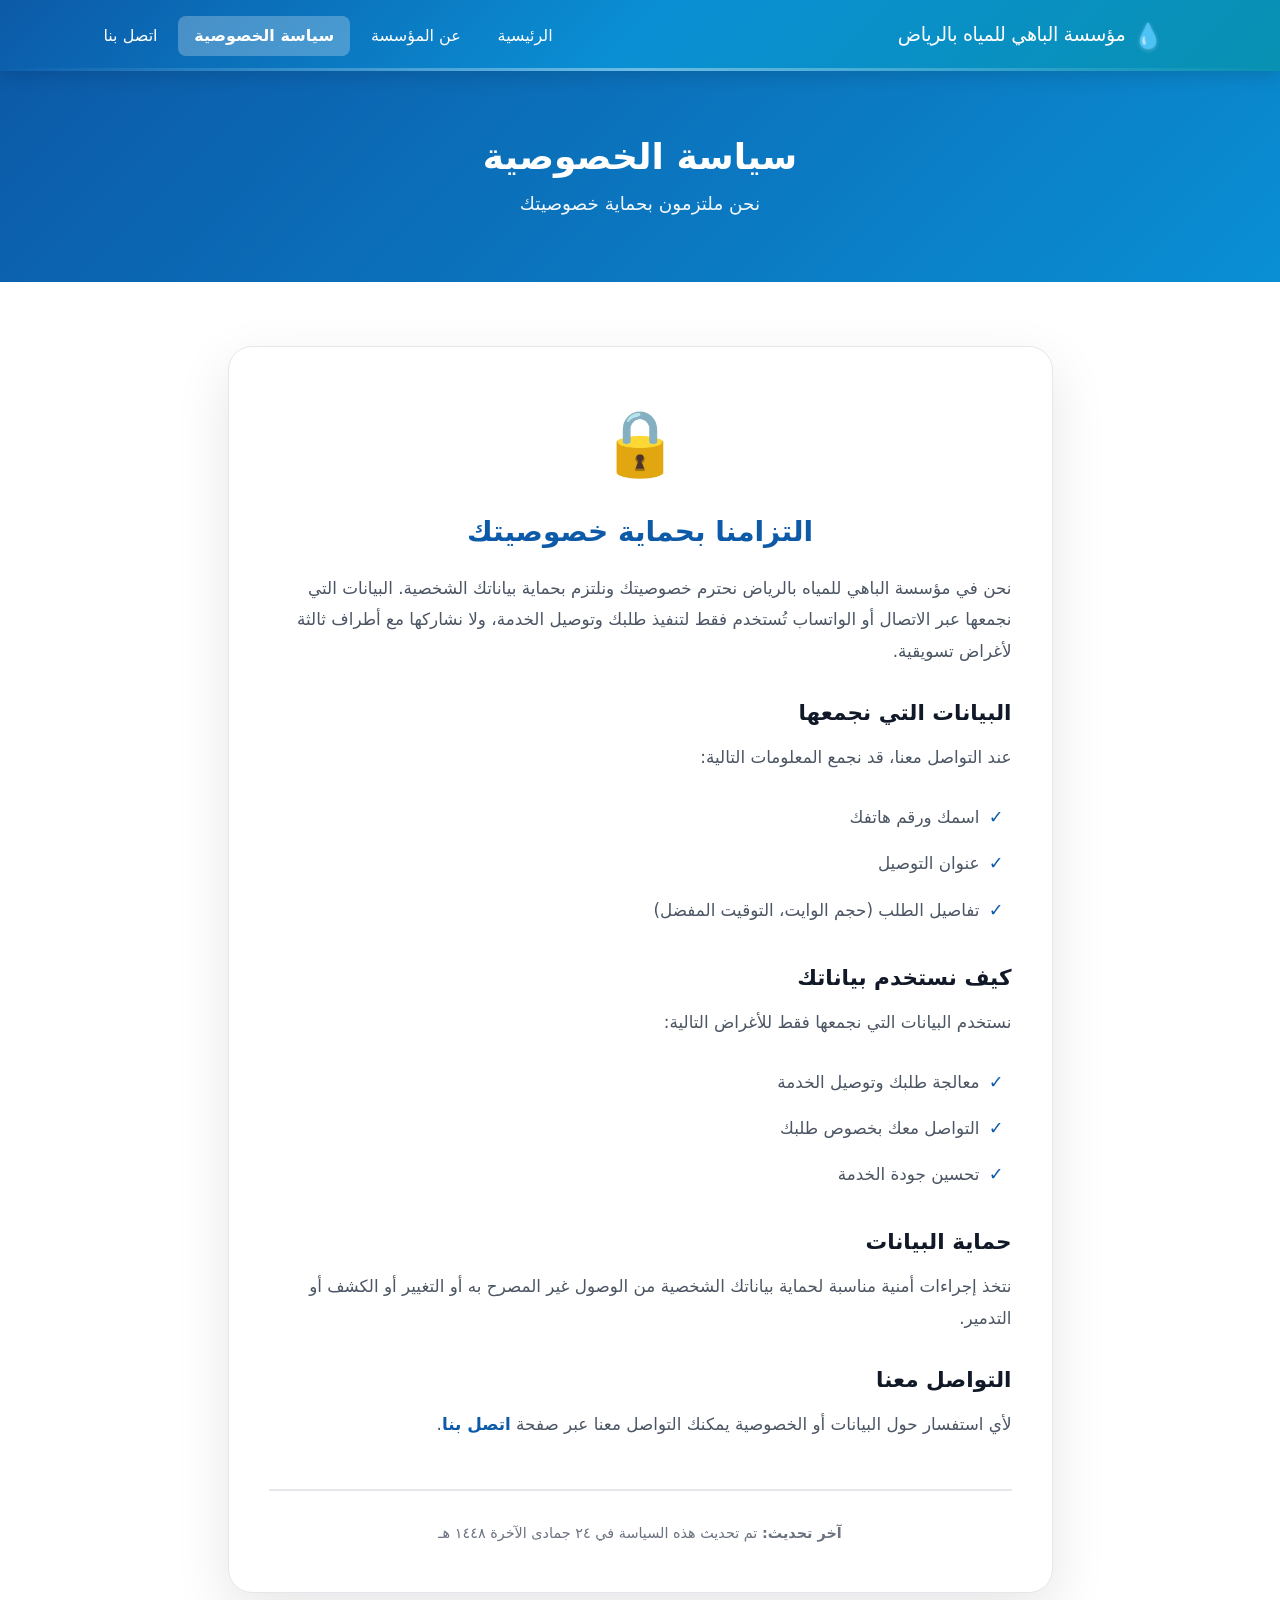
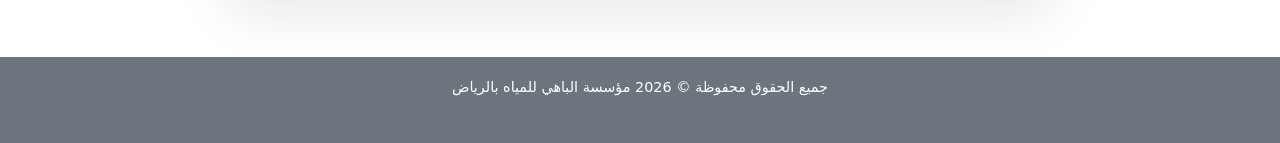
<file: privacy.html>
<!DOCTYPE html>
<html lang="ar" dir="rtl">
<head>
    <meta charset="UTF-8">
    <meta name="viewport" content="width=device-width, initial-scale=1">
    <title>سياسة الخصوصية | مؤسسة الباهي للمياه بالرياض</title>
    <meta name="description" content="سياسة الخصوصية لمؤسسة الباهي للمياه بالرياض. نلتزم بحماية بياناتك ولا نشارك معلوماتك مع أطراف ثالثة.">
    <meta name="keywords" content="سياسة الخصوصية، حماية البيانات، مؤسسة الباهي للمياه بالرياض">
    <meta name="robots" content="index, follow">
    <meta name="author" content="مؤسسة الباهي للمياه بالرياض">
    <link rel="canonical" href="https://www.riyadhwater.com/privacy.html">
    <meta property="og:type" content="website">
    <meta property="og:url" content="https://www.riyadhwater.com/privacy.html">
    <meta property="og:title" content="سياسة الخصوصية | مؤسسة الباهي للمياه بالرياض">
    <meta property="og:description" content="التزامنا بحماية خصوصيتك وبياناتك عند استخدام خدماتنا.">
    <meta property="og:image" content="https://www.riyadhwater.com/img/car.png">
    <meta property="og:image:width" content="1200">
    <meta property="og:image:height" content="630">
    <meta property="og:locale" content="ar_SA">
    <meta property="og:site_name" content="مؤسسة الباهي للمياه بالرياض">
    <meta name="theme-color" content="#0c5aa8">
    <meta name="geo.region" content="SA-01">
    <meta name="twitter:card" content="summary">
    <meta name="twitter:title" content="سياسة الخصوصية | مؤسسة الباهي للمياه بالرياض">
    <meta name="twitter:description" content="التزامنا بحماية خصوصيتك وبياناتك.">
    <link rel="stylesheet" href="./css/bootstrap.min.css">
    <link rel="stylesheet" href="./css/main.css">
    <script type="application/ld+json">
    {
        "@context": "https://schema.org",
        "@type": "BreadcrumbList",
        "itemListElement": [
            { "@type": "ListItem", "position": 1, "name": "الرئيسية", "item": "https://www.riyadhwater.com/index.html" },
            { "@type": "ListItem", "position": 2, "name": "سياسة الخصوصية", "item": "https://www.riyadhwater.com/privacy.html" }
        ]
    }
    </script>
</head>
<body>
    <a href="#main-content" class="skip-link">انتقل إلى المحتوى الرئيسي</a>
    <nav class="navbar navbar-expand-lg navbar-dark navbar-waiet navbar-waiet-modern">
        <div class="navbar-water-line"></div>
        <div class="container">
            <a class="navbar-brand navbar-brand-modern" href="./index.html">
                <span class="navbar-brand-icon">💧</span>
                مؤسسة الباهي للمياه بالرياض
            </a>
            <button class="navbar-toggler navbar-toggler-modern" type="button" data-toggle="collapse" data-target="#navbarNav" aria-controls="navbarNav" aria-expanded="false" aria-label="القائمة">
                <span class="navbar-toggler-icon"></span>
            </button>
            <div class="collapse navbar-collapse" id="navbarNav">
                <ul class="navbar-nav mr-auto navbar-nav-modern">
                    <li class="nav-item">
                        <a class="nav-link" href="./index.html">الرئيسية</a>
                    </li>
                    <li class="nav-item">
                        <a class="nav-link" href="./about.html">عن المؤسسة</a>
                    </li>
                    <li class="nav-item active">
                        <a class="nav-link" href="./privacy.html" aria-current="page">سياسة الخصوصية</a>
                    </li>
                    <li class="nav-item">
                        <a class="nav-link" href="./contact.html">اتصل بنا</a>
                    </li>
                </ul>
            </div>
        </div>
    </nav>

    <main id="main-content">
        <!-- Hero Section -->
        <section class="hero-privacy" aria-label="سياسة الخصوصية">
            <div class="container text-center text-white">
                <h1 class="hero-privacy-title">سياسة الخصوصية</h1>
                <p class="hero-privacy-subtitle">نحن ملتزمون بحماية خصوصيتك</p>
            </div>
        </section>

        <!-- Privacy Content -->
        <section class="section page-content-modern">
            <div class="container">
                <div class="row justify-content-center">
                    <div class="col-lg-9">
                        <div class="privacy-content-card">
                            <div class="privacy-icon-wrapper">
                                <span class="privacy-icon">🔒</span>
                            </div>
                            
                            <h2 class="privacy-section-title">التزامنا بحماية خصوصيتك</h2>
                            <p class="privacy-text">
                                نحن في مؤسسة الباهي للمياه بالرياض نحترم خصوصيتك ونلتزم بحماية بياناتك الشخصية. البيانات التي نجمعها عبر الاتصال أو الواتساب تُستخدم فقط لتنفيذ طلبك وتوصيل الخدمة، ولا نشاركها مع أطراف ثالثة لأغراض تسويقية.
                            </p>

                            <h3 class="privacy-subtitle">البيانات التي نجمعها</h3>
                            <p class="privacy-text">
                                عند التواصل معنا، قد نجمع المعلومات التالية:
                            </p>
                            <ul class="privacy-list">
                                <li>اسمك ورقم هاتفك</li>
                                <li>عنوان التوصيل</li>
                                <li>تفاصيل الطلب (حجم الوايت، التوقيت المفضل)</li>
                            </ul>

                            <h3 class="privacy-subtitle">كيف نستخدم بياناتك</h3>
                            <p class="privacy-text">
                                نستخدم البيانات التي نجمعها فقط للأغراض التالية:
                            </p>
                            <ul class="privacy-list">
                                <li>معالجة طلبك وتوصيل الخدمة</li>
                                <li>التواصل معك بخصوص طلبك</li>
                                <li>تحسين جودة الخدمة</li>
                            </ul>

                            <h3 class="privacy-subtitle">حماية البيانات</h3>
                            <p class="privacy-text">
                                نتخذ إجراءات أمنية مناسبة لحماية بياناتك الشخصية من الوصول غير المصرح به أو التغيير أو الكشف أو التدمير.
                            </p>

                            <h3 class="privacy-subtitle">التواصل معنا</h3>
                            <p class="privacy-text">
                                لأي استفسار حول البيانات أو الخصوصية يمكنك التواصل معنا عبر صفحة <a href="./contact.html" class="privacy-link">اتصل بنا</a>.
                            </p>

                            <div class="privacy-update">
                                <p class="privacy-update-text">
                                    <strong>آخر تحديث:</strong> تم تحديث هذه السياسة في <span id="privacy-date"></span>
                                </p>
                            </div>
                        </div>
                    </div>
                </div>
            </div>
        </section>
    </main>

    <footer class="site-footer">
        <div class="container text-center">
            <p class="mb-0">جميع الحقوق محفوظة © <span id="year"></span> مؤسسة الباهي للمياه بالرياض</p>
        </div>
    </footer>

    <script src="./js/jquery.js"></script>
    <script src="./js/bootstrap.js"></script>
    <script>
        document.getElementById('year').textContent = new Date().getFullYear();
        const date = new Date();
        const options = { year: 'numeric', month: 'long', day: 'numeric' };
        document.getElementById('privacy-date').textContent = date.toLocaleDateString('ar-SA', options);
    </script>
</body>
</html>
</file>
<file: css/main.css>
/* Waiet Al Shamal - same approach as AirCondition project */
body {
    direction: rtl;
    text-align: right;
    font-family: system-ui, -apple-system, "Segoe UI", sans-serif;
}

/* Skip link for accessibility & SEO (focus visible for keyboard users) */
.skip-link {
    position: absolute;
    top: -3rem;
    right: 1rem;
    z-index: 9999;
    padding: 0.5rem 1rem;
    background: #0c5aa8;
    color: #fff;
    border-radius: 4px;
    font-weight: 600;
    text-decoration: none;
    transition: top 0.2s ease;
}
.skip-link:focus {
    top: 0.5rem;
    outline: 2px solid #fff;
    outline-offset: 2px;
}

.navbar-waiet {
    background-color: #0c5aa8 !important;
}

/* Modern navbar */
.navbar-waiet-modern {
    position: relative;
    background: linear-gradient(135deg, #0c5aa8 0%, #0a8fd4 50%, #0891b2 100%) !important;
    box-shadow: 0 4px 20px rgba(0, 0, 0, 0.15);
    padding: 0.6rem 0;
}

.navbar-water-line {
    position: absolute;
    bottom: 0;
    left: 0;
    right: 0;
    height: 3px;
    background: linear-gradient(90deg, transparent, rgba(255,255,255,0.5), transparent);
    opacity: 0.8;
}

.navbar-waiet-modern .navbar-brand-modern {
    display: inline-flex;
    align-items: center;
    gap: 0.5rem;
    font-weight: 700;
    font-size: 1.2rem;
    letter-spacing: -0.02em;
    transition: opacity 0.2s ease, transform 0.2s ease;
}

.navbar-waiet-modern .navbar-brand-modern:hover {
    opacity: 0.95;
    transform: translateY(-1px);
}

.navbar-brand-icon {
    font-size: 1.5rem;
    filter: drop-shadow(0 1px 2px rgba(255,255,255,0.3));
}

.navbar-waiet-modern .navbar-brand,
.navbar-waiet-modern .nav-link {
    color: #fff !important;
    font-weight: 500;
    padding: 0.5rem 1rem !important;
    border-radius: 8px;
    transition: background-color 0.2s ease, color 0.2s ease, transform 0.2s ease;
}

.navbar-waiet-modern .nav-link:hover {
    background-color: rgba(255,255,255,0.2) !important;
    color: #fff !important;
    transform: translateY(-1px);
}

.navbar-waiet-modern .nav-item.active .nav-link {
    background-color: rgba(255,255,255,0.25);
    font-weight: 600;
}

.navbar-waiet-modern .navbar-nav-modern .nav-link {
    margin: 0 0.15rem;
}

.navbar-waiet-modern .navbar-toggler-modern {
    border-color: rgba(255,255,255,0.5);
    padding: 0.4rem 0.6rem;
}

.navbar-waiet-modern .navbar-toggler-modern .navbar-toggler-icon {
    background-image: url("data:image/svg+xml,%3csvg xmlns='http://www.w3.org/2000/svg' width='30' height='30' viewBox='0 0 30 30'%3e%3cpath stroke='rgba(255,255,255,1)' stroke-linecap='round' stroke-miterlimit='10' stroke-width='2' d='M4 7h22M4 15h22M4 23h22'/%3e%3c/svg%3e");
}

.navbar-waiet .navbar-brand,
.navbar-waiet .nav-link {
    color: #fff !important;
}

.navbar-waiet .nav-link:hover {
    background-color: rgba(255,255,255,0.15);
    border-radius: 4px;
}

.hero {
    position: relative;
    background: linear-gradient(135deg, #0c5aa8 0%, #0a8fd4 50%, #06b6d4 100%);
    color: #fff;
    padding: 4rem 1rem 8rem;
    overflow: hidden;
}

/* Water overlay effect */
.hero-water-overlay {
    position: absolute;
    top: 0;
    left: 0;
    right: 0;
    bottom: 0;
    background: 
        radial-gradient(circle at 20% 50%, rgba(255,255,255,0.1) 0%, transparent 50%),
        radial-gradient(circle at 80% 80%, rgba(255,255,255,0.08) 0%, transparent 50%);
    pointer-events: none;
}

/* Animated water waves at bottom */
.hero-water-waves {
    display: none;
}

/* Hero content */
.hero-content {
    position: relative;
    z-index: 2;
}

.hero-water-icon {
    font-size: 4rem;
    margin-bottom: 1rem;
    display: inline-block;
    animation: water-drop 3s ease-in-out infinite;
    filter: drop-shadow(0 4px 8px rgba(255,255,255,0.3));
}

@keyframes water-drop {
    0%, 100% {
        transform: translateY(0) scale(1);
    }
    50% {
        transform: translateY(-10px) scale(1.05);
    }
}

.hero-badge {
    display: inline-block;
    padding: 0.5rem 1.25rem;
    border-radius: 999px;
    background: rgba(255,255,255,0.2);
    backdrop-filter: blur(10px);
    font-size: 0.95rem;
    margin-bottom: 1.5rem;
    font-weight: 500;
    border: 1px solid rgba(255,255,255,0.3);
    box-shadow: 0 4px 15px rgba(0,0,0,0.1);
}

.hero-title {
    font-size: 2.25rem;
    font-weight: 800;
    margin-bottom: 1.25rem;
    text-shadow: 0 2px 10px rgba(0,0,0,0.2);
    line-height: 1.3;
}

.hero-subtitle {
    font-size: 1.1rem;
    max-width: 750px;
    margin: 0 auto 2rem;
    opacity: 0.95;
    line-height: 1.8;
    text-shadow: 0 1px 5px rgba(0,0,0,0.1);
}

.hero-buttons {
    display: flex;
    flex-wrap: wrap;
    justify-content: center;
    gap: 1rem;
    margin-top: 2rem;
}

@media (max-width: 767.98px) {
    .hero {
        padding: 3rem 1rem 6rem;
    }
    
    .hero-title {
        font-size: 1.75rem;
    }
    
    .hero-subtitle {
        font-size: 1rem;
    }
    
    .hero-water-icon {
        font-size: 3rem;
    }
    
    .hero-buttons {
        flex-direction: column;
        align-items: center;
        gap: 0.75rem;
    }
    
    .hero-buttons .btn {
        width: 100%;
        max-width: 300px;
        margin: 0 !important;
    }
    
    .cta-buttons {
        flex-direction: column;
        align-items: center;
        gap: 0.75rem;
    }
    
    .cta-buttons .btn {
        width: 100%;
        max-width: 280px;
        margin: 0 !important;
    }
}

.section {
    padding: 3rem 0;
}

.section-alt {
    background-color: #f5f7fb;
}

/* Nearest Waiet Section - Modernized */
.nearest-waiet-section {
    background: linear-gradient(180deg, #f5f7fb 0%, #ffffff 100%);
}

/* Reduce motion for users/devices that prefer it (lighter scrolling) */
@media (prefers-reduced-motion: reduce) {
    .hero-wave,
    .hero-wave-2,
    .hero-water-icon,
    .btn-throb {
        animation: none !important;
    }
}

.nearest-waiet-intro {
    max-width: 800px;
    margin-left: auto;
    margin-right: auto;
    color: #4b5563;
    font-size: 1.05rem;
    line-height: 1.8;
}

.nearest-waiet-card {
    border-radius: 1.25rem;
    padding: 2rem 1.75rem;
    box-shadow: 0 12px 35px rgba(15, 23, 42, 0.08);
    border: 1px solid #e5e7eb;
    text-align: center;
    background: linear-gradient(135deg, #ffffff, #f9fafb);
    transition: transform 0.2s ease, box-shadow 0.2s ease, border-color 0.2s ease;
    cursor: pointer;
}

.nearest-waiet-card:hover {
    transform: translateY(-5px);
    box-shadow: 0 20px 50px rgba(15, 23, 42, 0.15);
    border-color: #bfdbfe;
}

.nearest-waiet-icon {
    width: 3.5rem;
    height: 3.5rem;
    border-radius: 999px;
    display: flex;
    align-items: center;
    justify-content: center;
    font-size: 1.9rem;
    margin: 0 auto 1.25rem;
    background-color: #eff6ff;
    transition: transform 0.2s ease, background-color 0.2s ease;
}

.nearest-waiet-card:hover .nearest-waiet-icon {
    transform: scale(1.1);
    background-color: #dbeafe;
}

.nearest-waiet-card .card-title {
    margin-bottom: 0.75rem;
}

.nearest-waiet-card .card-text {
    color: #6b7280;
    line-height: 1.7;
    margin-bottom: 0;
}

.section-title {
    text-align: center;
    font-size: 1.5rem;
    margin-bottom: 2rem;
}

/* Modern features & pricing sections */
.features-section {
    background: radial-gradient(circle at top left, #e0f2fe 0, #eef2ff 40%, #f9fafb 100%);
}

.features-intro {
    max-width: 780px;
    margin-left: auto;
    margin-right: auto;
    color: #4b5563;
}

.feature-card {
    border-radius: 1.25rem;
    padding: 1.75rem 1.5rem;
    box-shadow: 0 18px 45px rgba(15, 23, 42, 0.1);
    border: 1px solid #e5e7eb;
    text-align: center;
    background: linear-gradient(135deg, #ffffff, #f9fafb);
    transition: transform 0.18s ease, box-shadow 0.18s ease, border-color 0.18s ease;
}

.feature-card .card-title,
.feature-card .card-text {
    text-align: center;
}

.feature-card:hover {
    transform: translateY(-4px);
    box-shadow: 0 22px 55px rgba(15, 23, 42, 0.15);
    border-color: #bfdbfe;
}

.feature-icon {
    width: 3.5rem;
    height: 3.5rem;
    border-radius: 999px;
    display: flex;
    align-items: center;
    justify-content: center;
    font-size: 1.9rem;
    margin: 0 auto 1rem;
    background-color: #eff6ff;
}

.pricing-section {
    background-color: #f9fafb;
}

.pricing-card {
    max-width: 720px;
    margin: 0 auto;
    text-align: center;
    background: #ffffff;
    border-radius: 1.75rem;
    padding: 2.25rem 1.75rem 2.5rem;
    box-shadow: 0 20px 55px rgba(15, 23, 42, 0.12);
    border: 1px solid #e5e7eb;
    position: relative;
}

.pricing-badge {
    position: absolute;
    top: -14px;
    left: 50%;
    transform: translateX(-50%);
    background: linear-gradient(135deg, #22c55e, #16a34a);
    color: #ffffff;
    padding: 0.25rem 1.25rem;
    border-radius: 999px;
    font-size: 0.8rem;
    font-weight: 600;
    box-shadow: 0 10px 25px rgba(22, 163, 74, 0.45);
}

.pricing-text {
    font-size: 1rem;
    line-height: 1.9;
    color: #4b5563;
    margin-bottom: 0;
}

.pricing-amount {
    font-weight: 800;
    color: #0c5aa8;
}

.neighborhoods-list {
    list-style: none;
    padding: 0;
    margin: 0;
    column-count: 2;
    column-gap: 2rem;
}

.neighborhoods-list li {
    break-inside: avoid;
    margin-bottom: 0.4rem;
    padding-right: 0.5rem;
}

@media (max-width: 576px) {
    .neighborhoods-list {
        column-count: 1;
    }
}

.cta-bar {
    background-color: #0c5aa8;
    color: #fff;
    padding: 2.5rem 1rem;
}

.cta-buttons {
    display: flex;
    flex-wrap: wrap;
    justify-content: center;
    align-items: center;
    gap: 0.75rem;
    margin-top: 0.5rem;
}

.site-footer {
    position: relative;
    background-color: #6c757d;
    color: #fff;
    padding: 1.25rem 1rem 2.75rem;
    font-size: 0.9rem;
    overflow: hidden;
}

/* Wavy top edge for footer (bottom of page looks wavy, not straight) */
.site-footer::before {
    content: "";
    position: absolute;
    top: -40px;
    left: 0;
    width: 100%;
    height: 40px;
    background-repeat: no-repeat;
    background-position: top center;
    background-size: cover;
    background-image: url("data:image/svg+xml;utf8,<svg xmlns='http://www.w3.org/2000/svg' viewBox='0 0 1440 100' preserveAspectRatio='none'><path fill='%236c757d' d='M0,40 C240,0 480,80 720,40 C960,0 1200,80 1440,40 L1440,100 L0,100 Z'/></svg>");
}

.card {
    border: none;
    border-radius: 0.5rem;
}

.card-title {
    color: #0c5aa8;
}

/* Testimonial cards: light blue background + number icons */
.testimonial-card {
    background-color: #e8f4fc;
}

.testimonial-card .card-num-img {
    width: 3rem;
    height: auto;
    margin-bottom: 0.75rem;
    display: block;
    margin-left: auto;
    margin-right: auto;
}

.page-content {
    padding: 3rem 0;
    min-height: 50vh;
}

.page-content h1 {
    margin-bottom: 1.5rem;
}

/* Article + image section */
.article-section {
    background-color: #ffffff;
    position: relative;
    overflow: hidden;
}

/* Water-themed backgrounds */
.article-section-water {
    background: linear-gradient(180deg, #ffffff 0%, #f0f9ff 50%, #e0f2fe 100%);
}

.article-section-water-alt {
    background: linear-gradient(180deg, #e0f2fe 0%, #f0f9ff 50%, #ffffff 100%);
}

.article-water-bg {
    position: absolute;
    top: 0;
    left: 0;
    right: 0;
    bottom: 0;
    background: 
        radial-gradient(circle at 10% 20%, rgba(14, 165, 233, 0.08) 0%, transparent 50%),
        radial-gradient(circle at 90% 80%, rgba(59, 130, 246, 0.06) 0%, transparent 50%);
    pointer-events: none;
    z-index: 0;
}

.article-section .container {
    position: relative;
    z-index: 1;
}

/* Enhanced image wrapper with water effects */
.article-image-wrapper {
    width: 400px;
    height: 400px;
    border-radius: 50%;
    overflow: visible;
    box-shadow: 0 20px 50px rgba(14, 165, 233, 0.25), 0 0 0 8px rgba(224, 242, 254, 0.5);
    position: relative;
    transition: transform 0.3s ease, box-shadow 0.3s ease;
}

.article-image-wrapper:hover {
    transform: scale(1.05);
    box-shadow: 0 25px 60px rgba(14, 165, 233, 0.3), 0 0 0 10px rgba(224, 242, 254, 0.6);
}

.article-image-main {
    width: 100%;
    height: 100%;
    object-fit: cover;
    border-radius: 50%;
    position: relative;
    z-index: 2;
}

/* Water ring animation around image */
.article-water-ring {
    position: absolute;
    top: -15px;
    left: -15px;
    right: -15px;
    bottom: -15px;
    border-radius: 50%;
    border: 3px solid rgba(14, 165, 233, 0.3);
    animation: water-ring-pulse 3s ease-in-out infinite;
    z-index: 1;
}

.article-water-ring::before {
    content: '';
    position: absolute;
    top: -25px;
    left: -25px;
    right: -25px;
    bottom: -25px;
    border-radius: 50%;
    border: 2px solid rgba(59, 130, 246, 0.2);
    animation: water-ring-pulse 3s ease-in-out infinite 0.5s;
}

@keyframes water-ring-pulse {
    0%, 100% {
        transform: scale(1);
        opacity: 0.6;
    }
    50% {
        transform: scale(1.1);
        opacity: 0.3;
    }
}

.article-title {
    font-size: 1.75rem;
    margin-bottom: 1rem;
    font-weight: 700;
    color: #0c5aa8;
    position: relative;
    padding-right: 1rem;
}

.article-title::after {
    content: '';
    position: absolute;
    right: 0;
    top: 50%;
    transform: translateY(-50%);
    width: 4px;
    height: 60%;
    background: linear-gradient(180deg, #0ea5e9, #3b82f6);
    border-radius: 2px;
}

.article-text {
    font-size: 1.05rem;
    line-height: 1.9;
    color: #374151;
    position: relative;
}

@media (max-width: 767.98px) {
    .article-image-wrapper {
        width: 280px;
        height: 280px;
    }
    
    .article-water-ring {
        top: -10px;
        left: -10px;
        right: -10px;
        bottom: -10px;
    }
    
    .article-water-ring::before {
        top: -18px;
        left: -18px;
        right: -18px;
        bottom: -18px;
    }
    
    .water-drop {
        font-size: 1.2rem;
    }

    .article-title {
        text-align: center;
        padding-right: 0;
    }
    
    .article-title::after {
        display: none;
    }
    
    .article-water-icon {
        display: block;
        text-align: center;
    }

    .article-text {
        text-align: right;
    }
}

.btn-article-call {
    background: linear-gradient(135deg, #0c5aa8, #0ea5e9);
    border: none;
    color: #ffffff;
    font-weight: 600;
    display: inline-flex;
    align-items: center;
    justify-content: center;
    gap: 0.4rem;
    position: relative;
    overflow: hidden;
    transition: all 0.3s ease;
}

.btn-article-call::before {
    content: '';
    position: absolute;
    top: 50%;
    left: 50%;
    width: 0;
    height: 0;
    border-radius: 50%;
    background: rgba(255, 255, 255, 0.3);
    transform: translate(-50%, -50%);
    transition: width 0.6s, height 0.6s;
}

.btn-article-call:hover::before {
    width: 300px;
    height: 300px;
}

.btn-article-call:hover,
.btn-article-call:focus {
    background: linear-gradient(135deg, #0ea5e9, #3b82f6);
    color: #ffffff;
    transform: translateY(-2px);
    box-shadow: 0 8px 20px rgba(14, 165, 233, 0.4);
}

.btn-article-call:active {
    background: linear-gradient(135deg, #0a4a8c, #0c5aa8);
    transform: translateY(0);
}

.btn-article-icon {
    font-size: 1.1rem;
    position: relative;
    z-index: 1;
}

/* Light green buttons for "اتصل الآن" */
.btn-dark-blue,
.btn-dark-green {
    background-color: #37B34A;
    border-color: #37B34A;
    color: #fff;
}

.btn-dark-blue:hover,
.btn-dark-blue:focus,
.btn-dark-green:hover,
.btn-dark-green:focus {
    background-color: #2d9d3d;
    border-color: #2d9d3d;
    color: #fff;
}

.btn-dark-blue:active,
.btn-dark-green:active {
    background-color: #258b33;
    border-color: #258b33;
    color: #fff;
}

/* Make call & WhatsApp buttons visually identical in size (slightly smaller) */
.btn-dark-blue.btn-lg,
.btn-whatsapp.btn-lg,
.btn-article-call.btn-lg {
    padding: 0.45rem 1.25rem;
    border-radius: 2rem;
    font-weight: 500;
    font-size: 0.95rem;
}

/* WhatsApp button - WhatsApp brand green, icon + "ارسال طلب" */
.btn-whatsapp {
    background-color: #37B34A;
    border-color: #37B34A;
    color: #fff;
    display: inline-flex;
    align-items: center;
    justify-content: center;
    gap: 0.4rem;
    padding: 0.45rem 1.1rem;
    border-radius: 2rem;
    font-weight: 500;
}

.btn-whatsapp:hover,
.btn-whatsapp:focus {
    background-color: #2d9d3d;
    border-color: #2d9d3d;
    color: #fff;
}

.btn-whatsapp:active {
    background-color: #258b33;
    border-color: #258b33;
    color: #fff;
}

.btn-whatsapp .wa-icon {
    width: 1.35rem;
    height: 1.35rem;
    flex-shrink: 0;
    object-fit: contain;
    vertical-align: middle;
}

/* Throbbing / pulsing effect for call & WhatsApp buttons */
@keyframes button-throb {
    0% {
        transform: scale(1);
        box-shadow: 0 0.4rem 0.9rem rgba(0, 0, 0, 0.18);
    }
    50% {
        transform: scale(1.04);
        box-shadow: 0 0.7rem 1.3rem rgba(0, 0, 0, 0.25);
    }
    100% {
        transform: scale(1);
        box-shadow: 0 0.4rem 0.9rem rgba(0, 0, 0, 0.18);
    }
}

.btn-throb {
    animation: button-throb 1.6s ease-in-out infinite;
}

.btn-throb:hover,
.btn-throb:focus {
    animation-play-state: paused;
}

/* Service areas section - cards layout */
.service-areas-section {
    background-color: #eef7ff;
}

.service-areas-intro {
    font-size: 1.05rem;
    line-height: 1.9;
    color: #4b5563;
    max-width: 750px;
    margin: 0 auto 2.5rem;
    text-align: center;
}

.service-areas-grid {
    max-width: 900px;
    margin: 0 auto;
}

.service-area-card {
    background-color: #ffffff;
    border-radius: 999px;
    padding: 0.75rem 1.5rem;
    margin-bottom: 1rem;
    display: flex;
    align-items: center;
    justify-content: flex-start;
    gap: 0.35rem;
    box-shadow: 0 12px 30px rgba(15, 23, 42, 0.06);
    border: 1px solid #dbeafe;
    font-size: 0.98rem;
    transition: transform 0.2s ease, box-shadow 0.2s ease, border-color 0.2s ease, background-color 0.2s ease;
    cursor: pointer;
}

.service-area-card:hover {
    transform: translateY(-3px);
    box-shadow: 0 16px 40px rgba(15, 23, 42, 0.12);
    border-color: #93c5fd;
    background-color: #f8fafc;
}

.service-area-name {
    color: #111827;
    font-weight: 500;
}

.service-area-icon {
    width: 2rem;
    height: 2rem;
    border-radius: 999px;
    background-color: #e0f2fe;
    display: flex;
    align-items: center;
    justify-content: center;
    color: #1d4ed8;
    font-size: 1.1rem;
    transition: background-color 0.2s ease, transform 0.2s ease;
}

.service-area-card:hover .service-area-icon {
    background-color: #bfdbfe;
    transform: scale(1.1);
}

.service-areas-note {
    font-size: 0.95rem;
    color: #6b7280;
}

/* Modern Page Styles - About, Contact, Privacy */

/* Hero Sections */
.hero-about,
.hero-contact,
.hero-privacy {
    background: linear-gradient(135deg, #0c5aa8, #0a8fd4);
    color: #fff;
    padding: 4rem 1rem 3rem;
    text-align: center;
}

.hero-about-title,
.hero-contact-title,
.hero-privacy-title {
    font-size: 2.25rem;
    font-weight: 700;
    margin-bottom: 0.75rem;
}

.hero-about-subtitle,
.hero-contact-subtitle,
.hero-privacy-subtitle {
    font-size: 1.15rem;
    opacity: 0.95;
}

/* Modern Page Content */
.page-content-modern {
    padding: 4rem 0;
}

/* About Page Styles */
.about-content-card {
    background: #ffffff;
    border-radius: 1.5rem;
    padding: 3rem 2.5rem;
    box-shadow: 0 20px 55px rgba(15, 23, 42, 0.1);
    border: 1px solid #e5e7eb;
    text-align: center;
    margin-bottom: 2rem;
}

.about-icon-wrapper {
    margin-bottom: 1.5rem;
}

.about-icon {
    font-size: 4rem;
    display: inline-block;
}

.about-section-title {
    font-size: 1.75rem;
    font-weight: 700;
    color: #0c5aa8;
    margin-bottom: 1.5rem;
}

.about-text {
    font-size: 1.05rem;
    line-height: 1.9;
    color: #4b5563;
    margin-bottom: 1.25rem;
    text-align: right;
}

.about-feature-card {
    background: linear-gradient(135deg, #ffffff, #f9fafb);
    border-radius: 1.25rem;
    padding: 2rem 1.5rem;
    text-align: center;
    box-shadow: 0 12px 35px rgba(15, 23, 42, 0.08);
    border: 1px solid #e5e7eb;
    transition: transform 0.2s ease, box-shadow 0.2s ease;
    height: 100%;
}

.about-feature-card:hover {
    transform: translateY(-5px);
    box-shadow: 0 18px 45px rgba(15, 23, 42, 0.12);
}

.about-feature-icon {
    font-size: 2.5rem;
    display: block;
    margin-bottom: 1rem;
}

.about-feature-title {
    font-size: 1.25rem;
    font-weight: 700;
    color: #0c5aa8;
    margin-bottom: 0.75rem;
}

.about-feature-text {
    font-size: 0.95rem;
    line-height: 1.7;
    color: #6b7280;
    margin-bottom: 0;
}

/* Contact Page Styles */
.contact-intro {
    font-size: 1.1rem;
    color: #4b5563;
    max-width: 700px;
    margin: 0 auto;
}

.contact-card {
    background: linear-gradient(135deg, #ffffff, #f9fafb);
    border-radius: 1.5rem;
    padding: 2.5rem 2rem;
    text-align: center;
    box-shadow: 0 18px 50px rgba(15, 23, 42, 0.12);
    border: 1px solid #e5e7eb;
    transition: transform 0.2s ease, box-shadow 0.2s ease;
    height: 100%;
}

.contact-card:hover {
    transform: translateY(-6px);
    box-shadow: 0 24px 60px rgba(15, 23, 42, 0.15);
}

.contact-card-phone {
    border-top: 4px solid #0c5aa8;
}

.contact-card-whatsapp {
    border-top: 4px solid #37B34A;
}

.contact-card-icon {
    font-size: 3.5rem;
    display: block;
    margin-bottom: 1.25rem;
}

.contact-card-title {
    font-size: 1.5rem;
    font-weight: 700;
    color: #111827;
    margin-bottom: 0.75rem;
}

.contact-card-number {
    font-size: 1.35rem;
    font-weight: 700;
    color: #0c5aa8;
    margin-bottom: 0.5rem;
    direction: ltr;
    text-align: center;
}

.contact-card-desc {
    font-size: 0.95rem;
    color: #6b7280;
    margin-bottom: 1.5rem;
}

.contact-info-box {
    background: #f9fafb;
    border-radius: 1.25rem;
    padding: 2rem 2.5rem;
    border: 1px solid #e5e7eb;
}

.contact-info-title {
    font-size: 1.4rem;
    font-weight: 700;
    color: #0c5aa8;
    margin-bottom: 1.5rem;
    text-align: center;
}

.contact-info-item {
    display: flex;
    align-items: center;
    gap: 1rem;
    padding: 0.75rem 0;
    border-bottom: 1px solid #e5e7eb;
}

.contact-info-item:last-child {
    border-bottom: none;
}

.contact-info-label {
    font-size: 1.5rem;
    flex-shrink: 0;
}

.contact-info-text {
    font-size: 1rem;
    color: #4b5563;
}

/* Privacy Page Styles */
.privacy-content-card {
    background: #ffffff;
    border-radius: 1.5rem;
    padding: 3rem 2.5rem;
    box-shadow: 0 20px 55px rgba(15, 23, 42, 0.1);
    border: 1px solid #e5e7eb;
}

.privacy-icon-wrapper {
    text-align: center;
    margin-bottom: 1.5rem;
}

.privacy-icon {
    font-size: 4rem;
    display: inline-block;
}

.privacy-section-title {
    font-size: 1.75rem;
    font-weight: 700;
    color: #0c5aa8;
    margin-bottom: 1.5rem;
    text-align: center;
}

.privacy-subtitle {
    font-size: 1.35rem;
    font-weight: 700;
    color: #111827;
    margin-top: 2rem;
    margin-bottom: 1rem;
}

.privacy-text {
    font-size: 1.05rem;
    line-height: 1.9;
    color: #4b5563;
    margin-bottom: 1.25rem;
    text-align: right;
}

.privacy-list {
    list-style: none;
    padding: 0;
    margin: 0 0 1.5rem 0;
    text-align: right;
}

.privacy-list li {
    padding: 0.5rem 2rem 0.5rem 0;
    color: #4b5563;
    font-size: 1.05rem;
    line-height: 1.8;
    position: relative;
}

.privacy-list li::before {
    content: "✓";
    position: absolute;
    right: 0.5rem;
    color: #0c5aa8;
    font-weight: 700;
    font-size: 1.1rem;
    line-height: 1.8;
}

.privacy-link {
    color: #0c5aa8;
    font-weight: 600;
    text-decoration: none;
    transition: color 0.2s ease;
}

.privacy-link:hover {
    color: #0a4a8c;
    text-decoration: underline;
}

.privacy-update {
    margin-top: 3rem;
    padding-top: 2rem;
    border-top: 2px solid #e5e7eb;
    text-align: center;
}

.privacy-update-text {
    font-size: 0.9rem;
    color: #6b7280;
    margin-bottom: 0;
}

/* Responsive Styles */
@media (max-width: 767.98px) {
    .hero-about-title,
    .hero-contact-title,
    .hero-privacy-title {
        font-size: 1.75rem;
    }

    .hero-about-subtitle,
    .hero-contact-subtitle,
    .hero-privacy-subtitle {
        font-size: 1rem;
    }

    .about-content-card,
    .privacy-content-card {
        padding: 2rem 1.5rem;
    }

    .contact-card {
        padding: 2rem 1.5rem;
    }

    .about-text,
    .privacy-text {
        text-align: center;
    }

    .privacy-list {
        text-align: center;
    }

    .privacy-list li {
        text-align: right;
        padding-right: 1.5rem;
    }
}
</file>
